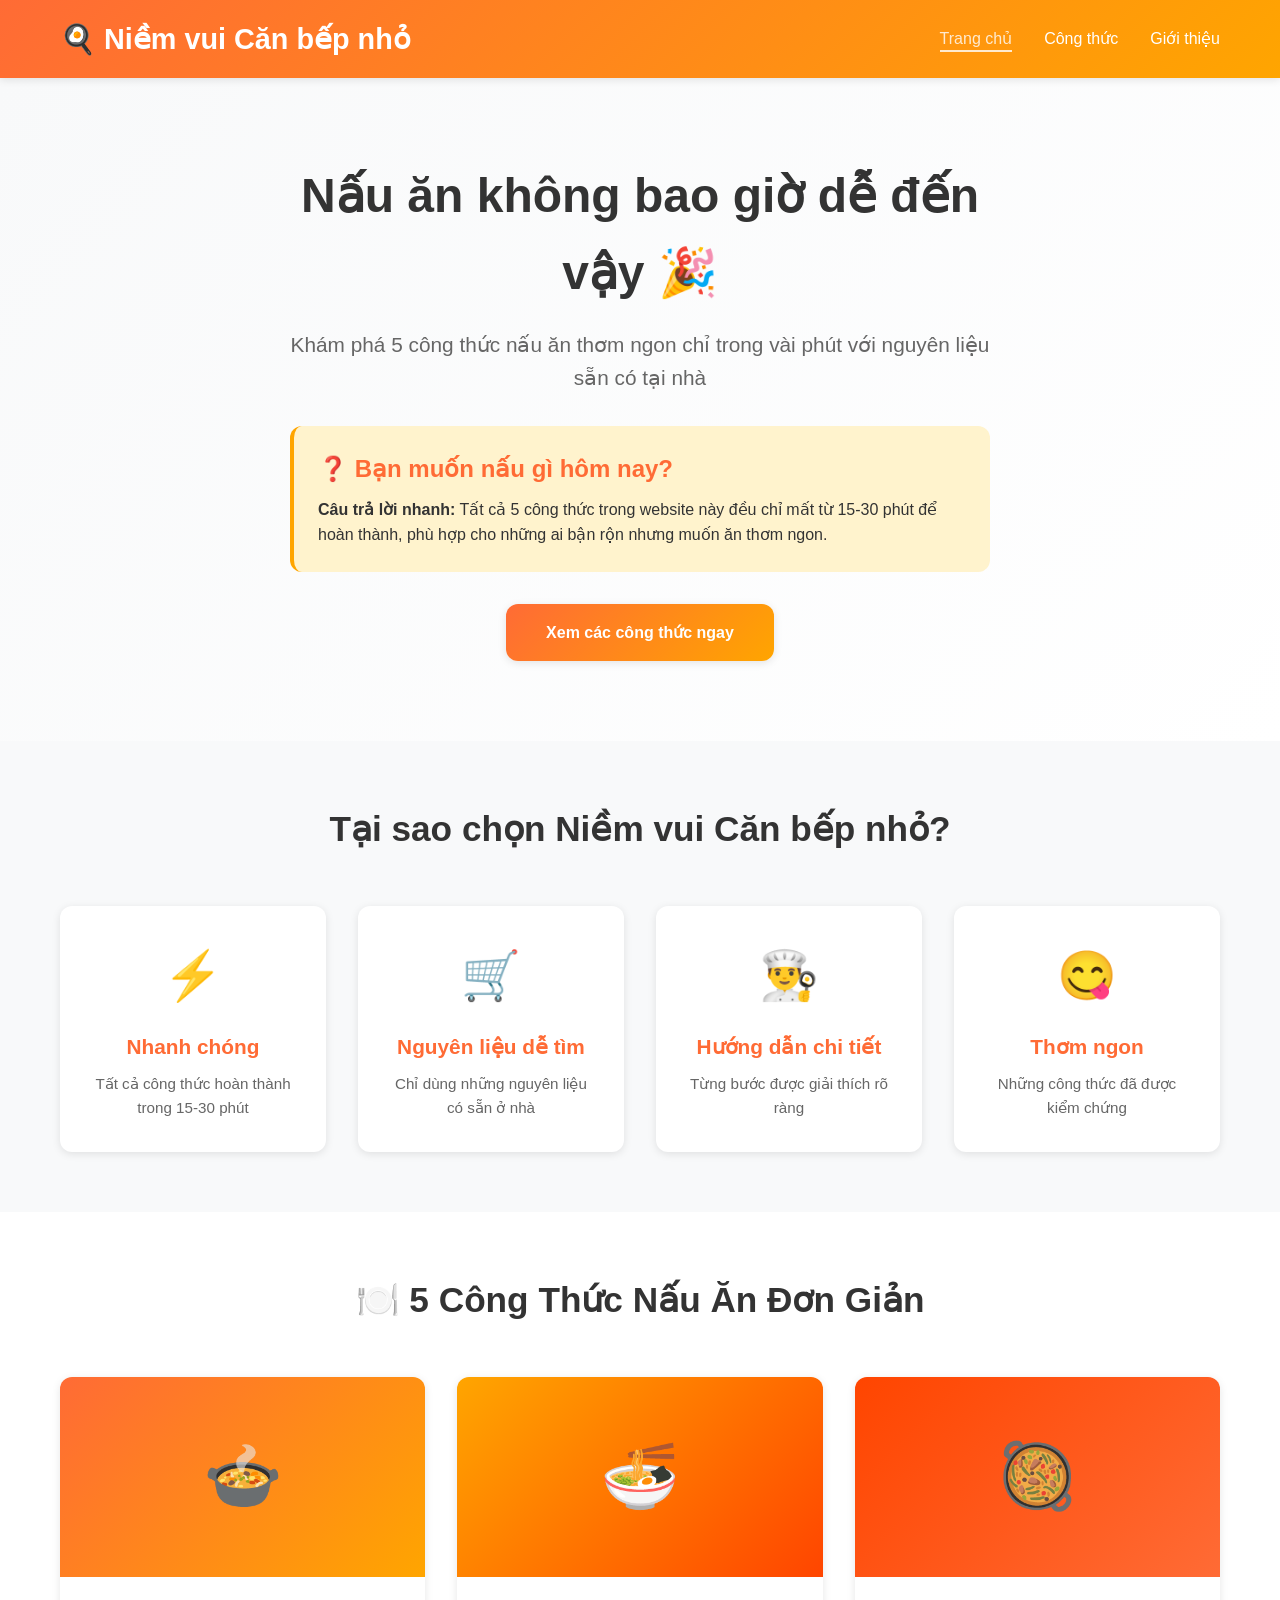
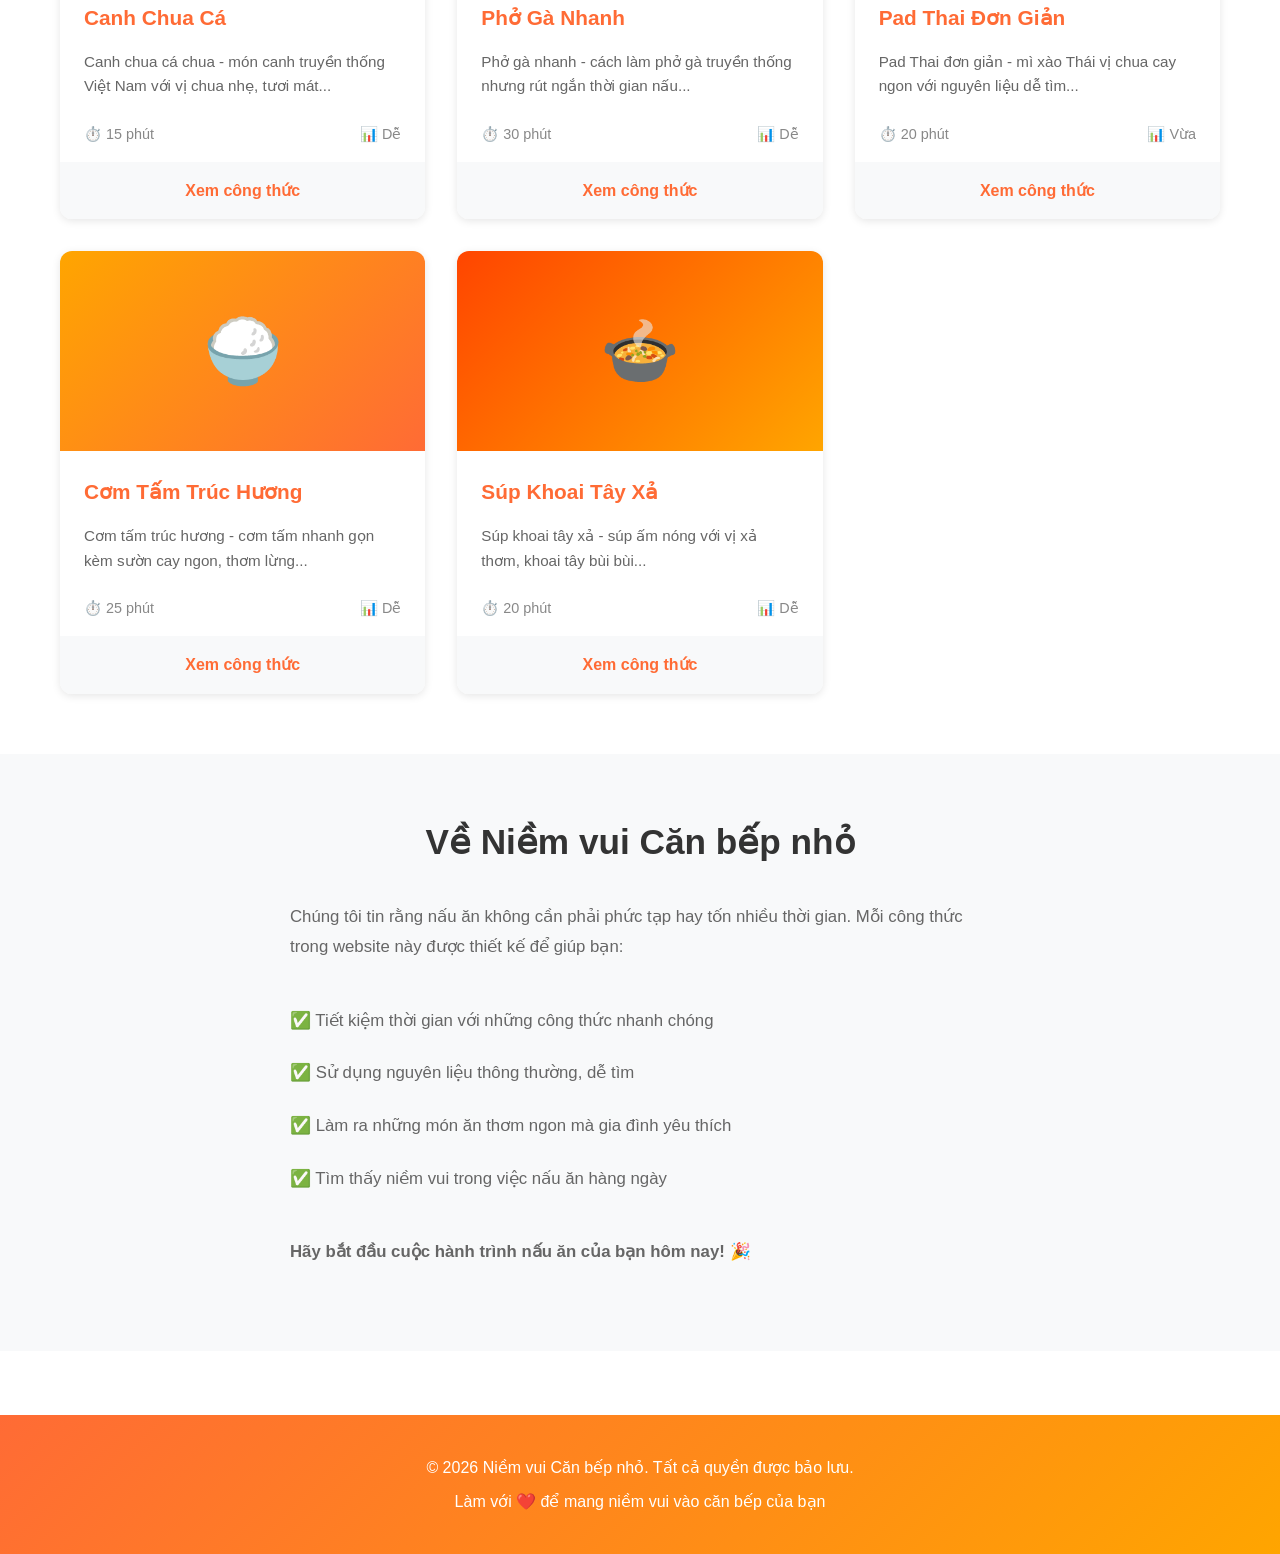
<file: index.html>
<!DOCTYPE html>
<html lang="vi">
<head>
    <meta charset="UTF-8">
    <meta name="viewport" content="width=device-width, initial-scale=1.0">
    <meta name="description" content="Niềm vui Căn bếp nhỏ - Hướng dẫn nấu các món ăn đơn giản, dễ làm với nguyên liệu sẵn có. Khám phá 5 công thức nấu ăn thơm ngon trong vài phút.">
    <meta name="keywords" content="nấu ăn, công thức, hướng dẫn nấu ăn, món ăn đơn giản, căn bếp">
    <meta property="og:title" content="Niềm vui Căn bếp nhỏ - Hướng dẫn Nấu Ăn Đơn Giản">
    <meta property="og:description" content="Khám phá 5 công thức nấu ăn dễ làm, thơm ngon chỉ trong vài phút">
    <meta property="og:image" content="https://via.placeholder.com/1200x630?text=Niem+vui+Can+bep+nho">
    <meta property="og:url" content="https://kdilu209-create.github.io/niem-vui-can-bep-nho/">
    <meta name="author" content="Niềm vui Căn bếp nhỏ">
    <title>Niềm vui Căn bếp nhỏ - Nấu Ăn Đơn Giản</title>
    <link rel="stylesheet" href="css/style.css">
</head>
<body>
    <!-- Schema Markup cho Organization -->
    <script type="application/ld+json">
    {
        "@context": "https://schema.org",
        "@type": "Organization",
        "name": "Niềm vui Căn bếp nhỏ",
        "url": "https://kdilu209-create.github.io/niem-vui-can-bep-nho/",
        "logo": "https://via.placeholder.com/200x60?text=Logo",
        "description": "Website hướng dẫn nấu ăn các món ăn đơn giản, dễ làm",
        "contactPoint": {
            "@type": "ContactPoint",
            "telephone": "+84-xxx-xxxx",
            "contactType": "Customer Service"
        }
    }
    </script>

    <!-- Header/Navigation -->
    <header class="header">
        <div class="container">
            <div class="header-content">
                <div class="logo">
                    <h1>🍳 Niềm vui Căn bếp nhỏ</h1>
                </div>
                <nav class="nav">
                    <ul>
                        <li><a href="#home" class="active">Trang chủ</a></li>
                        <li><a href="#recipes">Công thức</a></li>
                        <li><a href="#about">Giới thiệu</a></li>
                    </ul>
                </nav>
            </div>
        </div>
    </header>

    <!-- Hero Section with Answer-First -->
    <section class="hero" id="home">
        <div class="container">
            <div class="hero-content">
                <h1 class="hero-title">Nấu ăn không bao giờ dễ đến vậy 🎉</h1>
                <p class="hero-subtitle">Khám phá 5 công thức nấu ăn thơm ngon chỉ trong vài phút với nguyên liệu sẵn có tại nhà</p>
                <div class="answer-first">
                    <h2>❓ Bạn muốn nấu gì hôm nay?</h2>
                    <p><strong>Câu trả lời nhanh:</strong> Tất cả 5 công thức trong website này đều chỉ mất từ 15-30 phút để hoàn thành, phù hợp cho những ai bận rộn nhưng muốn ăn thơm ngon.</p>
                </div>
                <a href="#recipes" class="cta-button">Xem các công thức ngay</a>
            </div>
        </div>
    </section>

    <!-- Benefits Section -->
    <section class="benefits">
        <div class="container">
            <h2>Tại sao chọn Niềm vui Căn bếp nhỏ?</h2>
            <div class="benefits-grid">
                <div class="benefit-card">
                    <span class="benefit-icon">⚡</span>
                    <h3>Nhanh chóng</h3>
                    <p>Tất cả công thức hoàn thành trong 15-30 phút</p>
                </div>
                <div class="benefit-card">
                    <span class="benefit-icon">🛒</span>
                    <h3>Nguyên liệu dễ tìm</h3>
                    <p>Chỉ dùng những nguyên liệu có sẵn ở nhà</p>
                </div>
                <div class="benefit-card">
                    <span class="benefit-icon">👨‍🍳</span>
                    <h3>Hướng dẫn chi tiết</h3>
                    <p>Từng bước được giải thích rõ ràng</p>
                </div>
                <div class="benefit-card">
                    <span class="benefit-icon">😋</span>
                    <h3>Thơm ngon</h3>
                    <p>Những công thức đã được kiểm chứng</p>
                </div>
            </div>
        </div>
    </section>

    <!-- Recipes Section -->
    <section class="recipes" id="recipes">
        <div class="container">
            <h2>🍽️ 5 Công Thức Nấu Ăn Đơn Giản</h2>
            <div class="recipe-grid">
                <!-- Recipe 1 -->
                <div class="recipe-card">
                    <div class="recipe-image" style="background: linear-gradient(135deg, #FF6B35, #FFA500);">
                        🍲
                    </div>
                    <h3>Canh Chua Cá</h3>
                    <p class="recipe-excerpt">Canh chua cá chua - món canh truyền thống Việt Nam với vị chua nhẹ, tươi mát...</p>
                    <div class="recipe-meta">
                        <span class="time">⏱️ 15 phút</span>
                        <span class="level">📊 Dễ</span>
                    </div>
                    <a href="recipes/canh-chua-ca.html" class="recipe-link">Xem công thức</a>
                </div>

                <!-- Recipe 2 -->
                <div class="recipe-card">
                    <div class="recipe-image" style="background: linear-gradient(135deg, #FFA500, #FF4500);">
                        🍜
                    </div>
                    <h3>Phở Gà Nhanh</h3>
                    <p class="recipe-excerpt">Phở gà nhanh - cách làm phở gà truyền thống nhưng rút ngắn thời gian nấu...</p>
                    <div class="recipe-meta">
                        <span class="time">⏱️ 30 phút</span>
                        <span class="level">📊 Dễ</span>
                    </div>
                    <a href="recipes/pho-ga-nhanh.html" class="recipe-link">Xem công thức</a>
                </div>

                <!-- Recipe 3 -->
                <div class="recipe-card">
                    <div class="recipe-image" style="background: linear-gradient(135deg, #FF4500, #FF6B35);">
                        🥘
                    </div>
                    <h3>Pad Thai Đơn Giản</h3>
                    <p class="recipe-excerpt">Pad Thai đơn giản - mì xào Thái vị chua cay ngon với nguyên liệu dễ tìm...</p>
                    <div class="recipe-meta">
                        <span class="time">⏱️ 20 phút</span>
                        <span class="level">📊 Vừa</span>
                    </div>
                    <a href="recipes/pad-thai-don-gian.html" class="recipe-link">Xem công thức</a>
                </div>

                <!-- Recipe 4 -->
                <div class="recipe-card">
                    <div class="recipe-image" style="background: linear-gradient(135deg, #FFA500, #FF6B35);">
                        🍚
                    </div>
                    <h3>Cơm Tấm Trúc Hương</h3>
                    <p class="recipe-excerpt">Cơm tấm trúc hương - cơm tấm nhanh gọn kèm sườn cay ngon, thơm lừng...</p>
                    <div class="recipe-meta">
                        <span class="time">⏱️ 25 phút</span>
                        <span class="level">📊 Dễ</span>
                    </div>
                    <a href="recipes/com-tam-truc-huong.html" class="recipe-link">Xem công thức</a>
                </div>

                <!-- Recipe 5 -->
                <div class="recipe-card">
                    <div class="recipe-image" style="background: linear-gradient(135deg, #FF4500, #FFA500);">
                        🍲
                    </div>
                    <h3>Súp Khoai Tây Xả</h3>
                    <p class="recipe-excerpt">Súp khoai tây xả - súp ấm nóng với vị xả thơm, khoai tây bùi bùi...</p>
                    <div class="recipe-meta">
                        <span class="time">⏱️ 20 phút</span>
                        <span class="level">📊 Dễ</span>
                    </div>
                    <a href="recipes/sup-khoai-tay-xa.html" class="recipe-link">Xem công thức</a>
                </div>
            </div>
        </div>
    </section>

    <!-- About Section -->
    <section class="about" id="about">
        <div class="container">
            <h2>Về Niềm vui Căn bếp nhỏ</h2>
            <div class="about-content">
                <p>Chúng tôi tin rằng nấu ăn không cần phải phức tạp hay tốn nhiều thời gian. Mỗi công thức trong website này được thiết kế để giúp bạn:</p>
                <ul>
                    <li>✅ Tiết kiệm thời gian với những công thức nhanh chóng</li>
                    <li>✅ Sử dụng nguyên liệu thông thường, dễ tìm</li>
                    <li>✅ Làm ra những món ăn thơm ngon mà gia đình yêu thích</li>
                    <li>✅ Tìm thấy niềm vui trong việc nấu ăn hàng ngày</li>
                </ul>
                <p><strong>Hãy bắt đầu cuộc hành trình nấu ăn của bạn hôm nay! 🎉</strong></p>
            </div>
        </div>
    </section>

    <!-- Footer -->
    <footer class="footer">
        <div class="container">
            <p>&copy; 2026 Niềm vui Căn bếp nhỏ. Tất cả quyền được bảo lưu.</p>
            <p>Làm với ❤️ để mang niềm vui vào căn bếp của bạn</p>
        </div>
    </footer>

    <script src="js/script.js"></script>
</body>
</html>
</file>
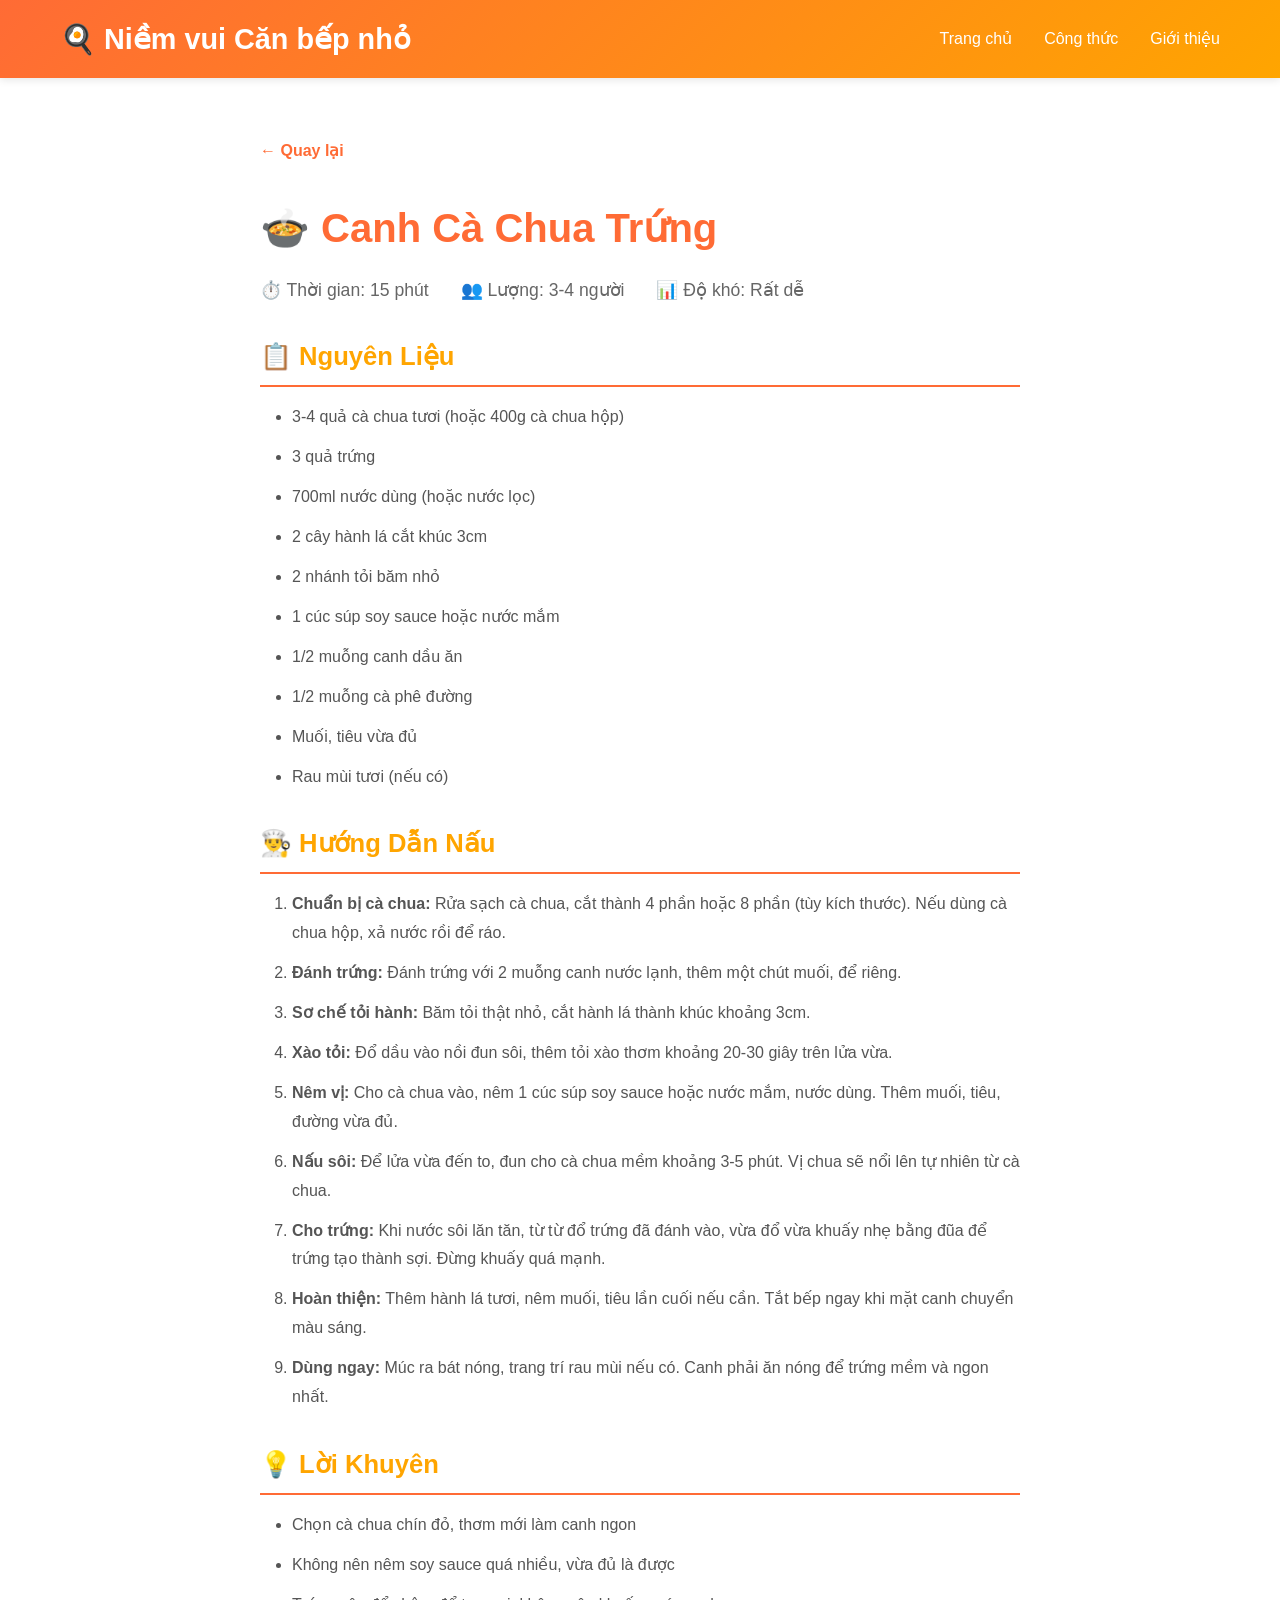
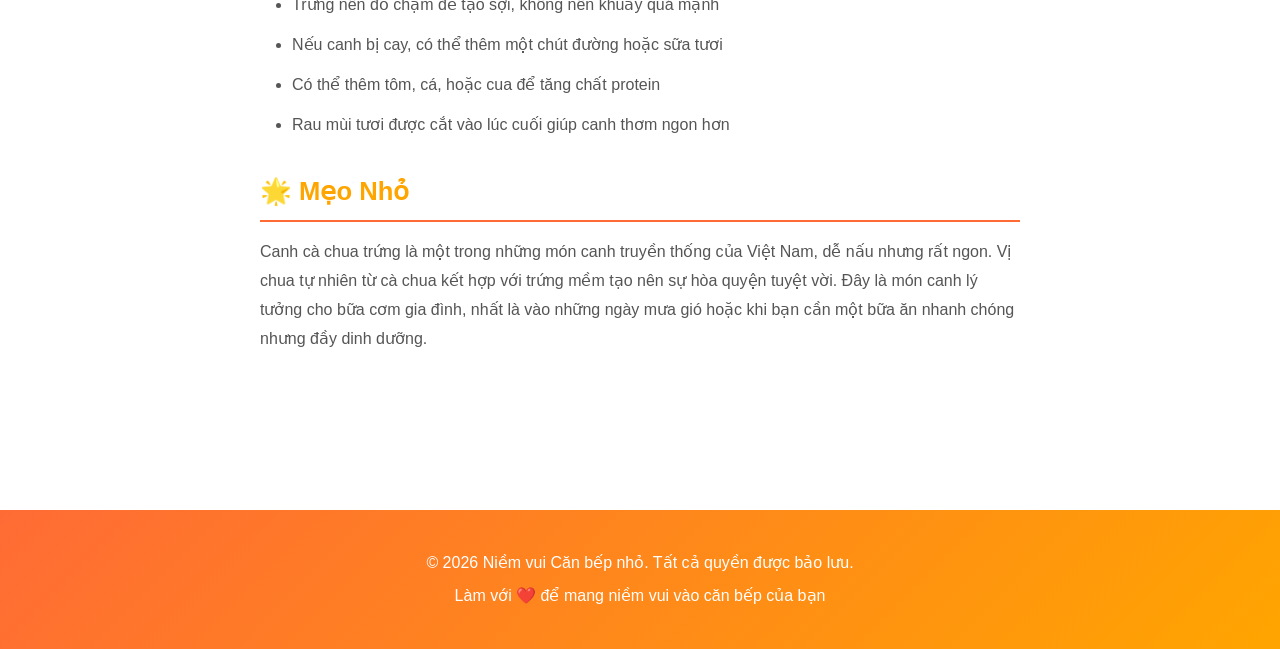
<file: recipes/canh-ca-chua-trung.html>
<!DOCTYPE html>
<html lang="vi">
<head>
    <meta charset="UTF-8">
    <meta name="viewport" content="width=device-width, initial-scale=1.0">
    <meta name="description" content="Công thức canh cà chua trứng ngon - cách làm canh chua trứng vừa nhanh vừa ngon">
    <meta name="keywords" content="canh cà chua trứng, công thức, hướng dẫn nấu ăn">
    <title>Canh Cà Chua Trứng - Niềm vui Căn bếp nhỏ</title>
    <link rel="stylesheet" href="../css/style.css">
</head>
<body>
    <!-- Header/Navigation -->
    <header class="header">
        <div class="container">
            <div class="header-content">
                <div class="logo">
                    <h1>🍳 Niềm vui Căn bếp nhỏ</h1>
                </div>
                <nav class="nav">
                    <ul>
                        <li><a href="../index.html#home">Trang chủ</a></li>
                        <li><a href="../index.html#recipes">Công thức</a></li>
                        <li><a href="../index.html#about">Giới thiệu</a></li>
                    </ul>
                </nav>
            </div>
        </div>
    </header>

    <!-- Recipe Detail -->
    <section class="recipe-detail">
        <div class="container">
            <a href="../index.html#recipes" class="back-button">← Quay lại</a>
            
            <h1>🍲 Canh Cà Chua Trứng</h1>
            
            <div class="recipe-detail-meta">
                <span>⏱️ Thời gian: 15 phút</span>
                <span>👥 Lượng: 3-4 người</span>
                <span>📊 Độ khó: Rất dễ</span>
            </div>

            <div class="recipe-section">
                <h2>📋 Nguyên Liệu</h2>
                <ul>
                    <li>3-4 quả cà chua tươi (hoặc 400g cà chua hộp)</li>
                    <li>3 quả trứng</li>
                    <li>700ml nước dùng (hoặc nước lọc)</li>
                    <li>2 cây hành lá cắt khúc 3cm</li>
                    <li>2 nhánh tỏi băm nhỏ</li>
                    <li>1 cúc súp soy sauce hoặc nước mắm</li>
                    <li>1/2 muỗng canh dầu ăn</li>
                    <li>1/2 muỗng cà phê đường</li>
                    <li>Muối, tiêu vừa đủ</li>
                    <li>Rau mùi tươi (nếu có)</li>
                </ul>
            </div>

            <div class="recipe-section">
                <h2>👨‍🍳 Hướng Dẫn Nấu</h2>
                <ol>
                    <li><strong>Chuẩn bị cà chua:</strong> Rửa sạch cà chua, cắt thành 4 phần hoặc 8 phần (tùy kích thước). Nếu dùng cà chua hộp, xả nước rồi để ráo.</li>
                    
                    <li><strong>Đánh trứng:</strong> Đánh trứng với 2 muỗng canh nước lạnh, thêm một chút muối, để riêng.</li>
                    
                    <li><strong>Sơ chế tỏi hành:</strong> Băm tỏi thật nhỏ, cắt hành lá thành khúc khoảng 3cm.</li>
                    
                    <li><strong>Xào tỏi:</strong> Đổ dầu vào nồi đun sôi, thêm tỏi xào thơm khoảng 20-30 giây trên lửa vừa.</li>
                    
                    <li><strong>Nêm vị:</strong> Cho cà chua vào, nêm 1 cúc súp soy sauce hoặc nước mắm, nước dùng. Thêm muối, tiêu, đường vừa đủ.</li>
                    
                    <li><strong>Nấu sôi:</strong> Để lửa vừa đến to, đun cho cà chua mềm khoảng 3-5 phút. Vị chua sẽ nổi lên tự nhiên từ cà chua.</li>
                    
                    <li><strong>Cho trứng:</strong> Khi nước sôi lăn tăn, từ từ đổ trứng đã đánh vào, vừa đổ vừa khuấy nhẹ bằng đũa để trứng tạo thành sợi. Đừng khuấy quá mạnh.</li>
                    
                    <li><strong>Hoàn thiện:</strong> Thêm hành lá tươi, nêm muối, tiêu lần cuối nếu cần. Tắt bếp ngay khi mặt canh chuyển màu sáng.</li>
                    
                    <li><strong>Dùng ngay:</strong> Múc ra bát nóng, trang trí rau mùi nếu có. Canh phải ăn nóng để trứng mềm và ngon nhất.</li>
                </ol>
            </div>

            <div class="recipe-section">
                <h2>💡 Lời Khuyên</h2>
                <ul>
                    <li>Chọn cà chua chín đỏ, thơm mới làm canh ngon</li>
                    <li>Không nên nêm soy sauce quá nhiều, vừa đủ là được</li>
                    <li>Trứng nên đổ chậm để tạo sợi, không nên khuấy quá mạnh</li>
                    <li>Nếu canh bị cay, có thể thêm một chút đường hoặc sữa tươi</li>
                    <li>Có thể thêm tôm, cá, hoặc cua để tăng chất protein</li>
                    <li>Rau mùi tươi được cắt vào lúc cuối giúp canh thơm ngon hơn</li>
                </ul>
            </div>

            <div class="recipe-section">
                <h2>🌟 Mẹo Nhỏ</h2>
                <p>Canh cà chua trứng là một trong những món canh truyền thống của Việt Nam, dễ nấu nhưng rất ngon. Vị chua tự nhiên từ cà chua kết hợp với trứng mềm tạo nên sự hòa quyện tuyệt vời. Đây là món canh lý tưởng cho bữa cơm gia đình, nhất là vào những ngày mưa gió hoặc khi bạn cần một bữa ăn nhanh chóng nhưng đầy dinh dưỡng.</p>
            </div>
        </div>
    </section>

    <!-- Footer -->
    <footer class="footer">
        <div class="container">
            <p>&copy; 2026 Niềm vui Căn bếp nhỏ. Tất cả quyền được bảo lưu.</p>
            <p>Làm với ❤️ để mang niềm vui vào căn bếp của bạn</p>
        </div>
    </footer>

    <script src="../js/script.js"></script>
</body>
</html>
</file>
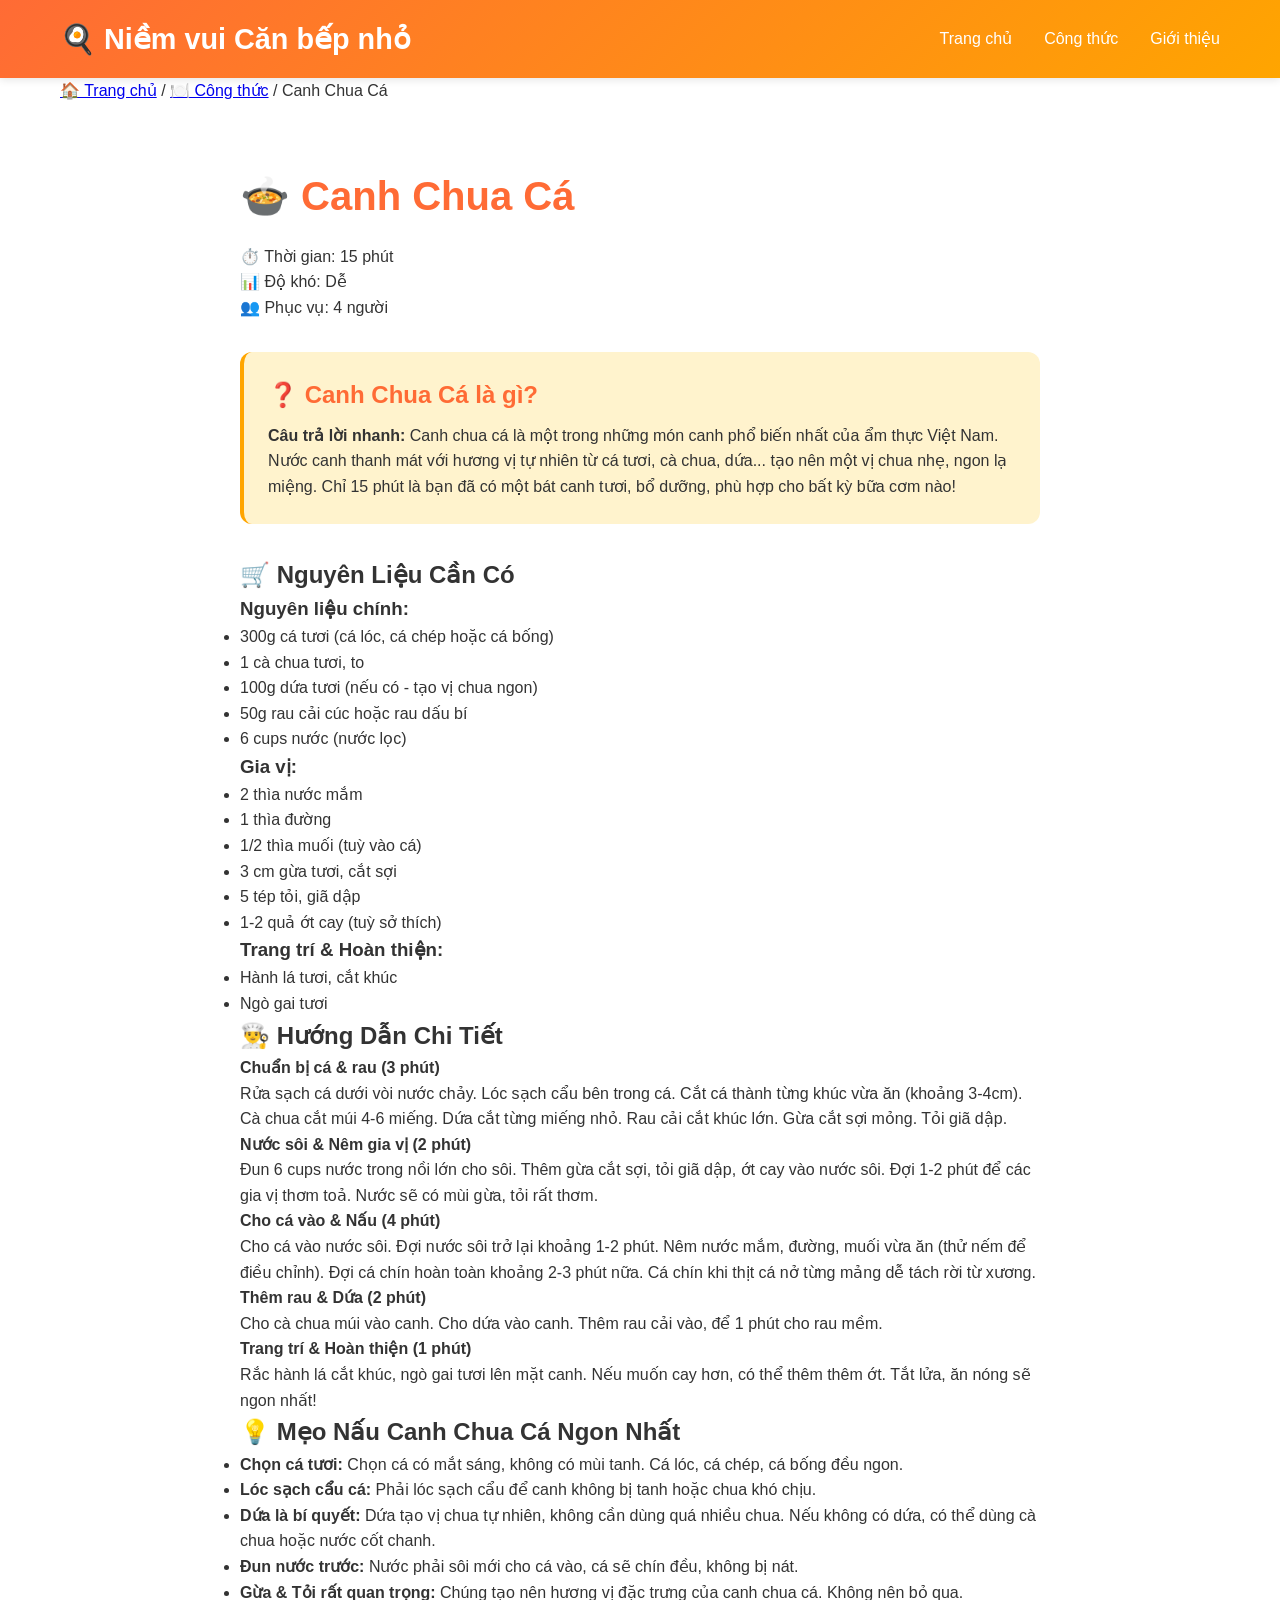
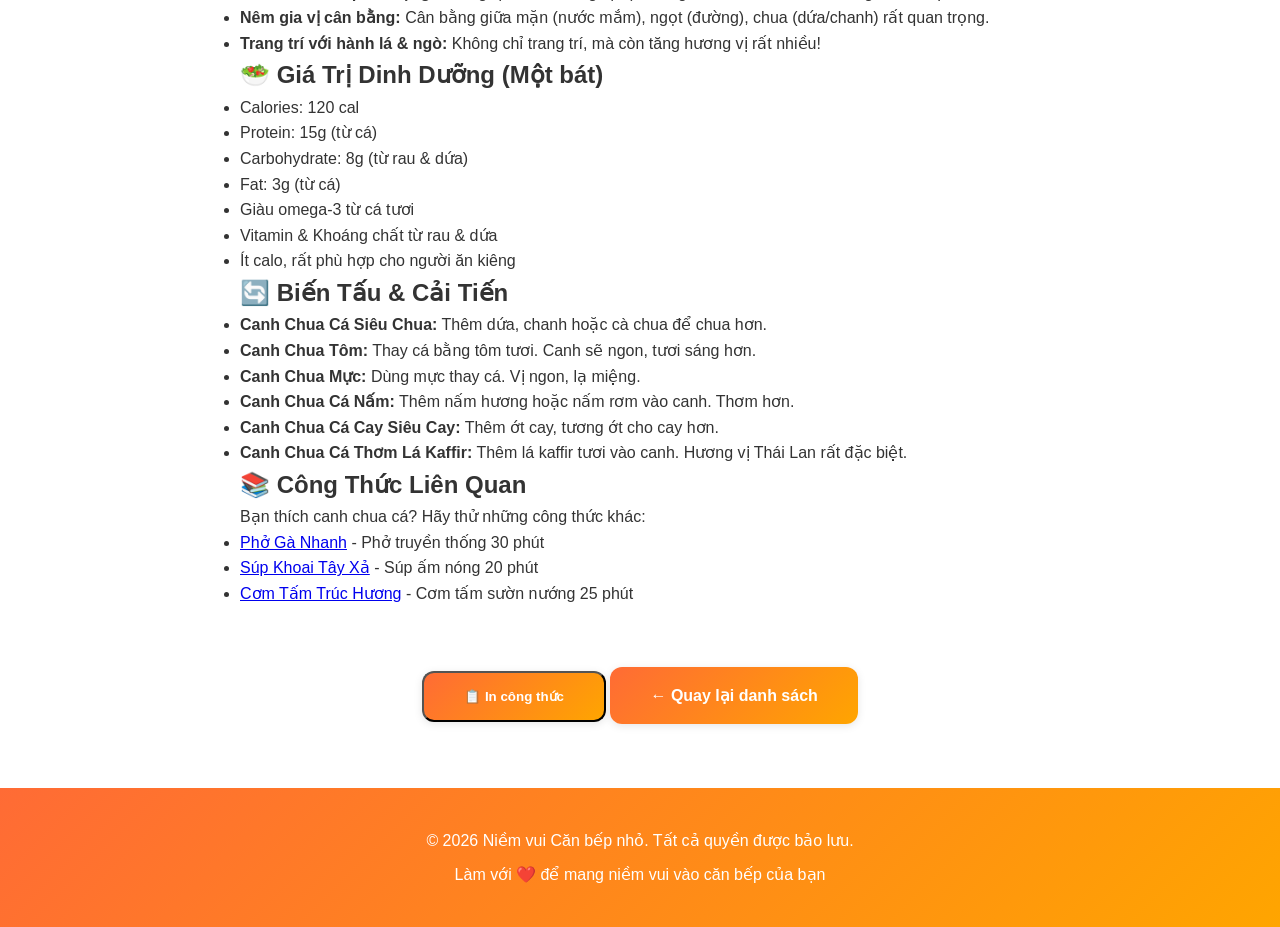
<file: recipes/canh-chua-ca.html>
<!DOCTYPE html>
<html lang="vi">
<head>
    <meta charset="UTF-8">
    <meta name="viewport" content="width=device-width, initial-scale=1.0">
    <meta name="description" content="Canh Chua Cá - Canh chua cá Việt Nam truyền thống, tươi mát, chua nhẹ. Chỉ 15 phút, nguyên liệu dễ tìm. Công thức nấu canh chua cá đơn giản.">
    <meta name="keywords" content="canh chua cá, canh chua, nấu canh chua cá, công thức canh chua cá, cách nấu canh chua cá">
    <meta property="og:title" content="Canh Chua Cá - Canh 15 Phút">
    <meta property="og:description" content="Canh chua cá tươi mát, chua nhẹ chỉ 15 phút. Công thức dễ làm với nguyên liệu sẵn có.">
    <meta property="og:image" content="https://via.placeholder.com/1200x630?text=Canh+Chua+Ca">
    <title>Canh Chua Cá - Niềm vui Căn bếp nhỏ</title>
    <link rel="stylesheet" href="../css/style.css">
</head>
<body>
    <!-- Schema Markup -->
    <script type="application/ld+json">
    {
        "@context": "https://schema.org",
        "@type": "Recipe",
        "name": "Canh Chua Cá",
        "description": "Canh chua cá Việt Nam truyền thống - canh tươi mát, chua nhẹ, ngon tự nhiên. Chỉ 15 phút hoàn thành với nguyên liệu dễ tìm.",
        "image": "https://via.placeholder.com/600x400?text=Canh+Chua+Ca",
        "prepTime": "PT5M",
        "cookTime": "PT10M",
        "totalTime": "PT15M",
        "recipeYield": "4 người",
        "recipeCategory": "Canh",
        "recipeCuisine": "Vietnamese",
        "author": {
            "@type": "Organization",
            "name": "Niềm vui Căn bếp nhỏ"
        },
        "aggregateRating": {
            "@type": "AggregateRating",
            "ratingValue": "5",
            "ratingCount": "95"
        },
        "nutrition": {
            "@type": "NutritionInformation",
            "calories": "120 calories",
            "carbohydrateContent": "8g",
            "proteinContent": "15g",
            "fatContent": "3g"
        },
        "recipeIngredient": [
            "300g cá (cá lóc hoặc cá chép)",
            "1 cà chua, cắt múi",
            "100g dứa (nếu có)",
            "50g rau cải cúc hoặc rau dấu bí",
            "2 thìa nước mắm",
            "1 thìa đường",
            "1/2 thìa muối",
            "3 cm gừa, cắt sợi",
            "5 tép tỏi, giã dập",
            "1-2 quả ớt cay",
            "6 cups nước",
            "Hành lá, ngò gai"
        ],
        "recipeInstructions": [
            {
                "@type": "HowToStep",
                "name": "Chuẩn bị nguyên liệu",
                "text": "Rửa sạch cá, lóc sạch cẩu. Cà chua cắt múi. Rau cải cắt khúc. Gừa cắt sợi, tỏi giã dập."
            },
            {
                "@type": "HowToStep",
                "name": "Nấu nước canh",
                "text": "Đun 6 cups nước, thêm gừa, tỏi, ớt cay. Đợi nước sôi lên."
            },
            {
                "@type": "HowToStep",
                "name": "Cho cá vào",
                "text": "Cho cá vào nước sôi, đợi cá chín khoảng 3-4 phút."
            },
            {
                "@type": "HowToStep",
                "name": "Thêm gia vị",
                "text": "Nêm nước mắm, đường, muối vừa ăn. Cho cà chua, dứa vào."
            },
            {
                "@type": "HowToStep",
                "name": "Hoàn thiện",
                "text": "Thêm rau cải, hành lá, ngò gai. Tắt lửa. Ăn nóng vừa ngon nhất!"
            }
        ]
    }
    </script>

    <!-- Breadcrumb Schema -->
    <script type="application/ld+json">
    {
        "@context": "https://schema.org",
        "@type": "BreadcrumbList",
        "itemListElement": [
            {
                "@type": "ListItem",
                "position": 1,
                "name": "Trang chủ",
                "item": "https://kdilu209-create.github.io/niem-vui-can-bep-nho/"
            },
            {
                "@type": "ListItem",
                "position": 2,
                "name": "Công thức",
                "item": "https://kdilu209-create.github.io/niem-vui-can-bep-nho/#recipes"
            },
            {
                "@type": "ListItem",
                "position": 3,
                "name": "Canh Chua Cá",
                "item": "https://kdilu209-create.github.io/niem-vui-can-bep-nho/recipes/canh-chua-ca.html"
            }
        ]
    }
    </script>

    <!-- Header -->
    <header class="header">
        <div class="container">
            <div class="header-content">
                <div class="logo">
                    <h1>🍳 Niềm vui Căn bếp nhỏ</h1>
                </div>
                <nav class="nav">
                    <ul>
                        <li><a href="../index.html">Trang chủ</a></li>
                        <li><a href="../index.html#recipes">Công thức</a></li>
                        <li><a href="../index.html#about">Giới thiệu</a></li>
                    </ul>
                </nav>
            </div>
        </div>
    </header>

    <!-- Breadcrumb Navigation -->
    <div class="container">
        <div class="breadcrumb">
            <a href="../index.html">🏠 Trang chủ</a>
            <span>/</span>
            <a href="../index.html#recipes">🍽️ Công thức</a>
            <span>/</span>
            <span>Canh Chua Cá</span>
        </div>
    </div>

    <!-- Main Content -->
    <div class="container">
        <article class="recipe-detail">
            <!-- Recipe Header -->
            <div class="recipe-header">
                <h1>🍲 Canh Chua Cá</h1>
                <div class="recipe-meta-detailed">
                    <div class="meta-item">⏱️ Thời gian: 15 phút</div>
                    <div class="meta-item">📊 Độ khó: Dễ</div>
                    <div class="meta-item">👥 Phục vụ: 4 người</div>
                </div>
            </div>

            <!-- Answer-First Section -->
            <section class="answer-first">
                <h2>❓ Canh Chua Cá là gì?</h2>
                <p><strong>Câu trả lời nhanh:</strong> Canh chua cá là một trong những món canh phổ biến nhất của ẩm thực Việt Nam. Nước canh thanh mát với hương vị tự nhiên từ cá tươi, cà chua, dứa... tạo nên một vị chua nhẹ, ngon lạ miệng. Chỉ 15 phút là bạn đã có một bát canh tươi, bổ dưỡng, phù hợp cho bất kỳ bữa cơm nào!</p>
            </section>

            <!-- Ingredients Section -->
            <section class="ingredient-section">
                <h2 class="section-title">🛒 Nguyên Liệu Cần Có</h2>
                <div class="ingredient-list">
                    <h3>Nguyên liệu chính:</h3>
                    <ul>
                        <li>300g cá tươi (cá lóc, cá chép hoặc cá bống)</li>
                        <li>1 cà chua tươi, to</li>
                        <li>100g dứa tươi (nếu có - tạo vị chua ngon)</li>
                        <li>50g rau cải cúc hoặc rau dấu bí</li>
                        <li>6 cups nước (nước lọc)</li>
                    </ul>
                    <h3 style="margin-top: var(--spacing-large);">Gia vị:</h3>
                    <ul>
                        <li>2 thìa nước mắm</li>
                        <li>1 thìa đường</li>
                        <li>1/2 thìa muối (tuỳ vào cá)</li>
                        <li>3 cm gừa tươi, cắt sợi</li>
                        <li>5 tép tỏi, giã dập</li>
                        <li>1-2 quả ớt cay (tuỳ sở thích)</li>
                    </ul>
                    <h3 style="margin-top: var(--spacing-large);">Trang trí & Hoàn thiện:</h3>
                    <ul>
                        <li>Hành lá tươi, cắt khúc</li>
                        <li>Ngò gai tươi</li>
                    </ul>
                </div>
            </section>

            <!-- Instructions Section -->
            <section class="instruction-section">
                <h2 class="section-title">👨‍🍳 Hướng Dẫn Chi Tiết</h2>
                
                <div class="instruction-list">
                    <div class="instruction-step">
                        <p><strong>Chuẩn bị cá & rau (3 phút)</strong></p>
                        <p>Rửa sạch cá dưới vòi nước chảy. Lóc sạch cẩu bên trong cá. Cắt cá thành từng khúc vừa ăn (khoảng 3-4cm). Cà chua cắt múi 4-6 miếng. Dứa cắt từng miếng nhỏ. Rau cải cắt khúc lớn. Gừa cắt sợi mỏng. Tỏi giã dập.</p>
                    </div>

                    <div class="instruction-step">
                        <p><strong>Nước sôi & Nêm gia vị (2 phút)</strong></p>
                        <p>Đun 6 cups nước trong nồi lớn cho sôi. Thêm gừa cắt sợi, tỏi giã dập, ớt cay vào nước sôi. Đợi 1-2 phút để các gia vị thơm toả. Nước sẽ có mùi gừa, tỏi rất thơm.</p>
                    </div>

                    <div class="instruction-step">
                        <p><strong>Cho cá vào & Nấu (4 phút)</strong></p>
                        <p>Cho cá vào nước sôi. Đợi nước sôi trở lại khoảng 1-2 phút. Nêm nước mắm, đường, muối vừa ăn (thử nếm để điều chỉnh). Đợi cá chín hoàn toàn khoảng 2-3 phút nữa. Cá chín khi thịt cá nở từng mảng dễ tách rời từ xương.</p>
                    </div>

                    <div class="instruction-step">
                        <p><strong>Thêm rau & Dứa (2 phút)</strong></p>
                        <p>Cho cà chua múi vào canh. Cho dứa vào canh. Thêm rau cải vào, để 1 phút cho rau mềm.</p>
                    </div>

                    <div class="instruction-step">
                        <p><strong>Trang trí & Hoàn thiện (1 phút)</strong></p>
                        <p>Rắc hành lá cắt khúc, ngò gai tươi lên mặt canh. Nếu muốn cay hơn, có thể thêm thêm ớt. Tắt lửa, ăn nóng sẽ ngon nhất!</p>
                    </div>
                </div>
            </section>

            <!-- Tips Section -->
            <section class="tips-section">
                <h2 class="section-title">💡 Mẹo Nấu Canh Chua Cá Ngon Nhất</h2>
                <div class="ingredient-list">
                    <ul>
                        <li><strong>Chọn cá tươi:</strong> Chọn cá có mắt sáng, không có mùi tanh. Cá lóc, cá chép, cá bống đều ngon.</li>
                        <li><strong>Lóc sạch cẩu cá:</strong> Phải lóc sạch cẩu để canh không bị tanh hoặc chua khó chịu.</li>
                        <li><strong>Dứa là bí quyết:</strong> Dứa tạo vị chua tự nhiên, không cần dùng quá nhiều chua. Nếu không có dứa, có thể dùng cà chua hoặc nước cốt chanh.</li>
                        <li><strong>Đun nước trước:</strong> Nước phải sôi mới cho cá vào, cá sẽ chín đều, không bị nát.</li>
                        <li><strong>Gừa & Tỏi rất quan trọng:</strong> Chúng tạo nên hương vị đặc trưng của canh chua cá. Không nên bỏ qua.</li>
                        <li><strong>Nêm gia vị cân bằng:</strong> Cân bằng giữa mặn (nước mắm), ngọt (đường), chua (dứa/chanh) rất quan trọng.</li>
                        <li><strong>Trang trí với hành lá & ngò:</strong> Không chỉ trang trí, mà còn tăng hương vị rất nhiều!</li>
                    </ul>
                </div>
            </section>

            <!-- Nutrition Section -->
            <section class="nutrition-section">
                <h2 class="section-title">🥗 Giá Trị Dinh Dưỡng (Một bát)</h2>
                <div class="ingredient-list">
                    <ul>
                        <li>Calories: 120 cal</li>
                        <li>Protein: 15g (từ cá)</li>
                        <li>Carbohydrate: 8g (từ rau & dứa)</li>
                        <li>Fat: 3g (từ cá)</li>
                        <li>Giàu omega-3 từ cá tươi</li>
                        <li>Vitamin & Khoáng chất từ rau & dứa</li>
                        <li>Ít calo, rất phù hợp cho người ăn kiêng</li>
                    </ul>
                </div>
            </section>

            <!-- Variations Section -->
            <section class="variations-section">
                <h2 class="section-title">🔄 Biến Tấu & Cải Tiến</h2>
                <div class="ingredient-list">
                    <ul>
                        <li><strong>Canh Chua Cá Siêu Chua:</strong> Thêm dứa, chanh hoặc cà chua để chua hơn.</li>
                        <li><strong>Canh Chua Tôm:</strong> Thay cá bằng tôm tươi. Canh sẽ ngon, tươi sáng hơn.</li>
                        <li><strong>Canh Chua Mực:</strong> Dùng mực thay cá. Vị ngon, lạ miệng.</li>
                        <li><strong>Canh Chua Cá Nấm:</strong> Thêm nấm hương hoặc nấm rơm vào canh. Thơm hơn.</li>
                        <li><strong>Canh Chua Cá Cay Siêu Cay:</strong> Thêm ớt cay, tương ớt cho cay hơn.</li>
                        <li><strong>Canh Chua Cá Thơm Lá Kaffir:</strong> Thêm lá kaffir tươi vào canh. Hương vị Thái Lan rất đặc biệt.</li>
                    </ul>
                </div>
            </section>

            <!-- Related Recipes -->
            <section class="related-section">
                <h2 class="section-title">📚 Công Thức Liên Quan</h2>
                <p>Bạn thích canh chua cá? Hãy thử những công thức khác:</p>
                <ul>
                    <li><a href="pho-ga-nhanh.html">Phở Gà Nhanh</a> - Phở truyền thống 30 phút</li>
                    <li><a href="sup-khoai-tay-xa.html">Súp Khoai Tây Xả</a> - Súp ấm nóng 20 phút</li>
                    <li><a href="com-tam-truc-huong.html">Cơm Tấm Trúc Hương</a> - Cơm tấm sườn nướng 25 phút</li>
                </ul>
            </section>
        </article>
    </div>

    <!-- Action Buttons -->
    <div class="container" style="text-align: center; margin-bottom: var(--spacing-xl);">
        <button onclick="printRecipe()" class="cta-button" style="margin-right: var(--spacing-medium);">
            📋 In công thức
        </button>
        <a href="../index.html#recipes" class="cta-button">
            ← Quay lại danh sách
        </a>
    </div>

    <!-- Footer -->
    <footer class="footer">
        <div class="container">
            <p>&copy; 2026 Niềm vui Căn bếp nhỏ. Tất cả quyền được bảo lưu.</p>
            <p>Làm với ❤️ để mang niềm vui vào căn bếp của bạn</p>
        </div>
    </footer>

    <script src="../js/script.js"></script>
</body>
</html>
</file>
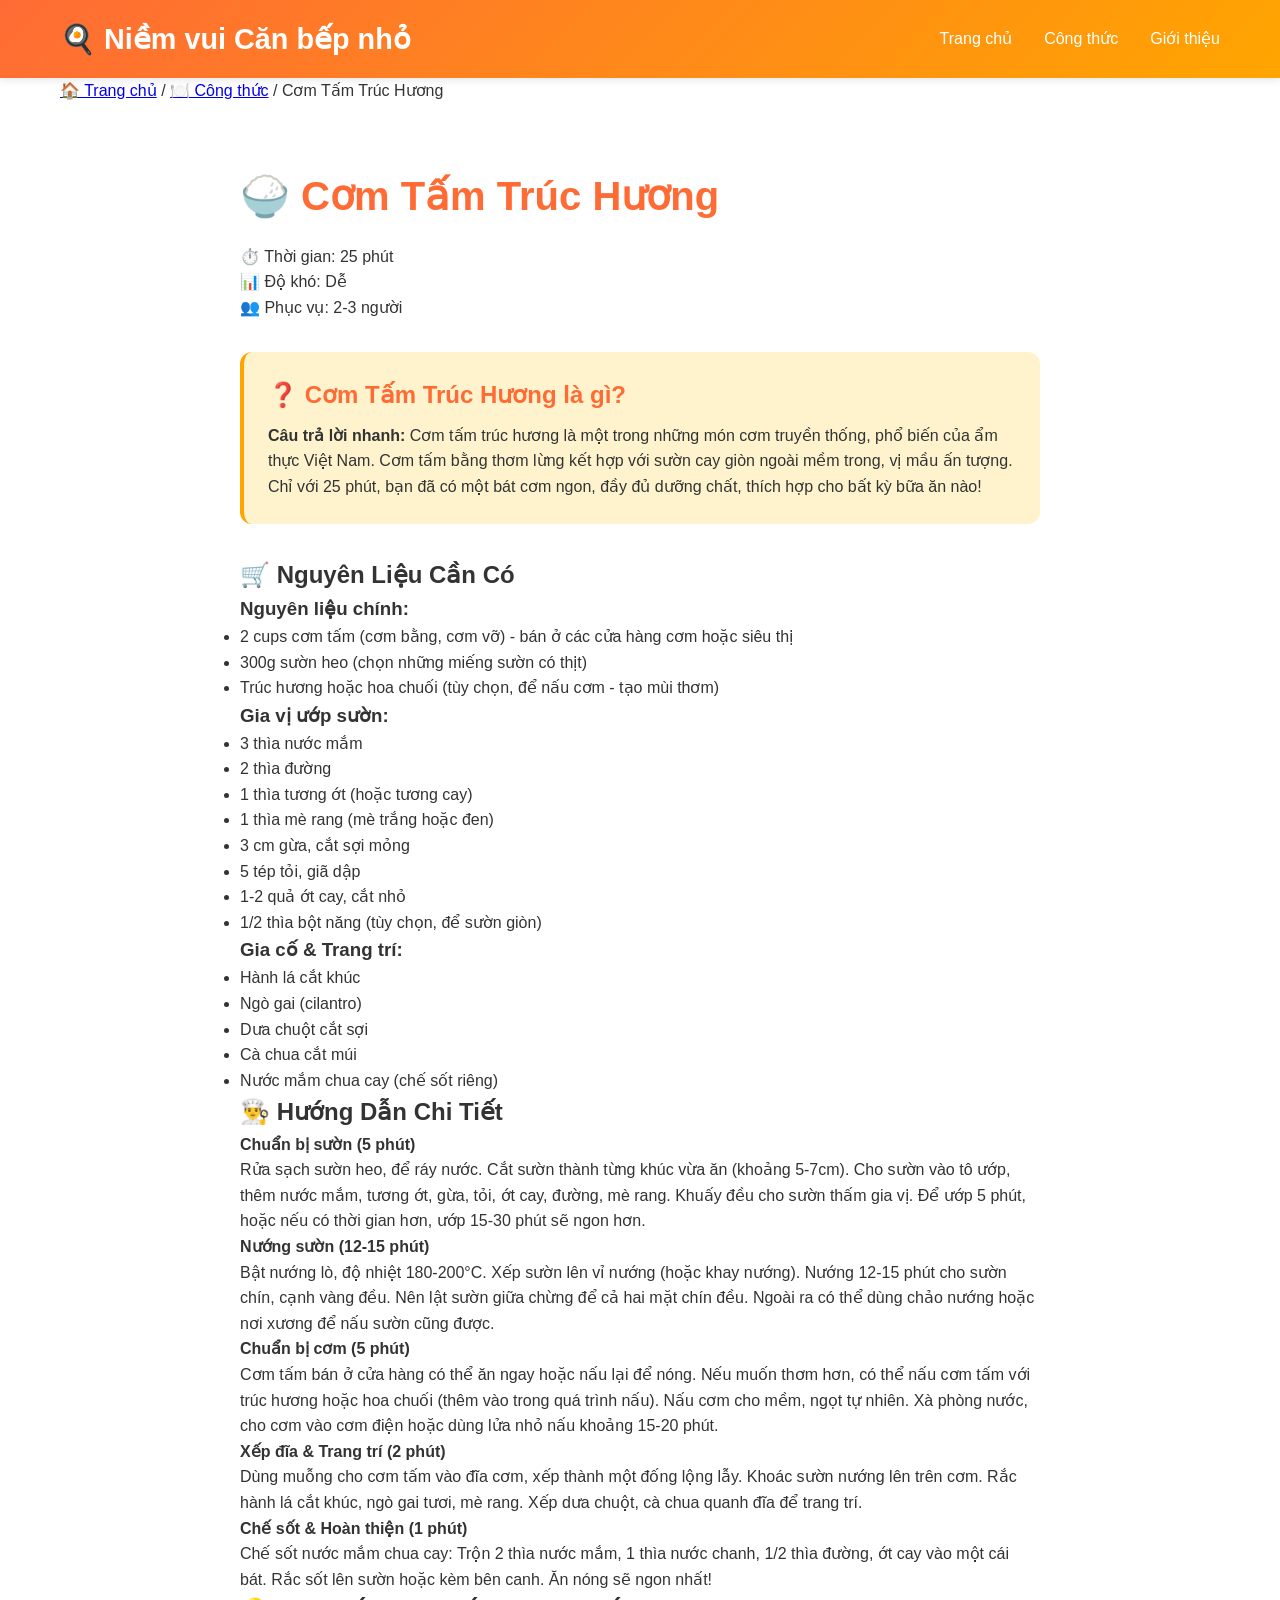
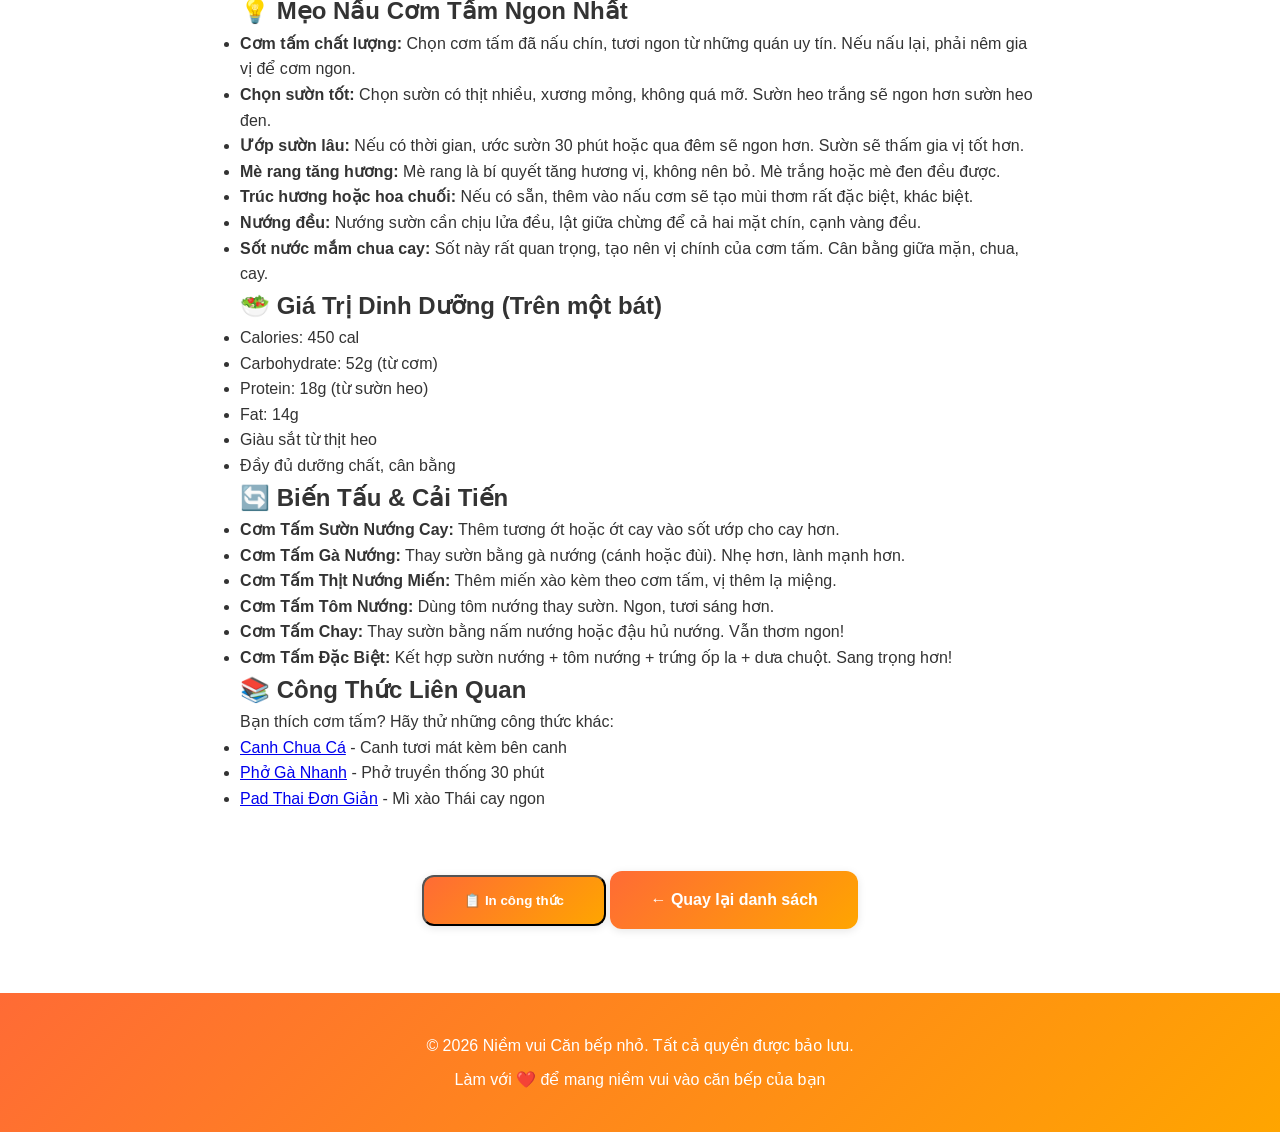
<file: recipes/com-tam-truc-huong.html>
<!DOCTYPE html>
<html lang="vi">
<head>
    <meta charset="UTF-8">
    <meta name="viewport" content="width=device-width, initial-scale=1.0">
    <meta name="description" content="Cơm Tấm Trúc Hương - Cơm tấm nhanh gọn kèm sườn cay ngon chỉ 25 phút. Công thức cơm tấm trúc hương thơm lừng, dễ làm.">
    <meta name="keywords" content="cơm tấm, cơm tấm trúc hương, sườn cay, công thức cơm tấm, nấu cơm tấm">
    <meta property="og:title" content="Cơm Tấm Trúc Hương - Cơm Tấm 25 Phút">
    <meta property="og:description" content="Cơm tấm trúc hương thơm lừng kèm sườn cay, giòn ngoài mềm trong. Chỉ mất 25 phút!">
    <meta property="og:image" content="https://via.placeholder.com/1200x630?text=Com+Tam+Truc+Huong">
    <title>Cơm Tấm Trúc Hương - Niềm vui Căn bếp nhỏ</title>
    <link rel="stylesheet" href="../css/style.css">
</head>
<body>
    <!-- Schema Markup -->
    <script type="application/ld+json">
    {
        "@context": "https://schema.org",
        "@type": "Recipe",
        "name": "Cơm Tấm Trúc Hương",
        "description": "Cơm tấm trúc hương thơm lừng kèm sườn cay - món cơm truyền thống Việt Nam, dễ làm chỉ trong 25 phút",
        "image": "https://via.placeholder.com/600x400?text=Com+Tam+Truc+Huong",
        "prepTime": "PT8M",
        "cookTime": "PT17M",
        "totalTime": "PT25M",
        "recipeYield": "2-3 người",
        "recipeCategory": "Cơm",
        "recipeCuisine": "Vietnamese",
        "author": {
            "@type": "Organization",
            "name": "Niềm vui Căn bếp nhỏ"
        },
        "aggregateRating": {
            "@type": "AggregateRating",
            "ratingValue": "5",
            "ratingCount": "110"
        },
        "nutrition": {
            "@type": "NutritionInformation",
            "calories": "450 calories",
            "carbohydrateContent": "52g",
            "proteinContent": "18g",
            "fatContent": "14g"
        },
        "recipeIngredient": [
            "2 cups cơm tấm (cơm bằng)",
            "300g sườn heo",
            "3 thìa nước mắm",
            "2 thìa đường",
            "1 thìa tương ớt",
            "1 thìa mè rang",
            "3 cm gừa, cắt sợi",
            "5 tép tỏi, giã dập",
            "Ớt cay (1-2 quả)",
            "Nước ép chanh",
            "Hành lá, ngò gai"
        ],
        "recipeInstructions": [
            {
                "@type": "HowToStep",
                "name": "Ướp sườn",
                "text": "Sườn cắt khúc. Ướp với nước mắm, tương ớt, gừa, tỏi, ớt cay trong 5 phút.",
                "image": "https://via.placeholder.com/400x300?text=Uop+Suon"
            },
            {
                "@type": "HowToStep",
                "name": "Nướng sườn",
                "text": "Nướng sườn trên vỉ nướng hoặc chảo 12-15 phút cho sườn chín, cạnh vàng đều.",
                "image": "https://via.placeholder.com/400x300?text=Nuong+Suon"
            },
            {
                "@type": "HowToStep",
                "name": "Chuẩn bị cơm",
                "text": "Cơm tấm rửa sạch hoặc nấu lại. Nếu có trúc hương, nấu cơm với trúc hương để thơm.",
                "image": "https://via.placeholder.com/400x300?text=Chuan+Bi+Com"
            },
            {
                "@type": "HowToStep",
                "name": "Xếp đĩa",
                "text": "Xếp cơm tấm vào đĩa. Khoác sườn nướng lên trên. Rắc hành lá, ngò gai.",
                "image": "https://via.placeholder.com/400x300?text=Xep+Dia"
            },
            {
                "@type": "HowToStep",
                "name": "Hoàn thiện",
                "text": "Chế sốt nước mắm chua cay. Dùng kèm thêm dưa chuột, cà chua. Ăn nóng, vừa ngon nhất!",
                "image": "https://via.placeholder.com/400x300?text=Hoan+Thien"
            }
        ]
    }
    </script>

    <!-- Breadcrumb Schema -->
    <script type="application/ld+json">
    {
        "@context": "https://schema.org",
        "@type": "BreadcrumbList",
        "itemListElement": [
            {
                "@type": "ListItem",
                "position": 1,
                "name": "Trang chủ",
                "item": "https://kdilu209-create.github.io/niem-vui-can-bep-nho/"
            },
            {
                "@type": "ListItem",
                "position": 2,
                "name": "Công thức",
                "item": "https://kdilu209-create.github.io/niem-vui-can-bep-nho/#recipes"
            },
            {
                "@type": "ListItem",
                "position": 3,
                "name": "Cơm Tấm Trúc Hương",
                "item": "https://kdilu209-create.github.io/niem-vui-can-bep-nho/recipes/com-tam-truc-huong.html"
            }
        ]
    }
    </script>

    <!-- Header -->
    <header class="header">
        <div class="container">
            <div class="header-content">
                <div class="logo">
                    <h1>🍳 Niềm vui Căn bếp nhỏ</h1>
                </div>
                <nav class="nav">
                    <ul>
                        <li><a href="../index.html">Trang chủ</a></li>
                        <li><a href="../index.html#recipes">Công thức</a></li>
                        <li><a href="../index.html#about">Giới thiệu</a></li>
                    </ul>
                </nav>
            </div>
        </div>
    </header>

    <!-- Breadcrumb Navigation -->
    <div class="container">
        <div class="breadcrumb">
            <a href="../index.html">🏠 Trang chủ</a>
            <span>/</span>
            <a href="../index.html#recipes">🍽️ Công thức</a>
            <span>/</span>
            <span>Cơm Tấm Trúc Hương</span>
        </div>
    </div>

    <!-- Main Content -->
    <div class="container">
        <article class="recipe-detail">
            <!-- Recipe Header -->
            <div class="recipe-header">
                <h1>🍚 Cơm Tấm Trúc Hương</h1>
                <div class="recipe-meta-detailed">
                    <div class="meta-item">⏱️ Thời gian: 25 phút</div>
                    <div class="meta-item">📊 Độ khó: Dễ</div>
                    <div class="meta-item">👥 Phục vụ: 2-3 người</div>
                </div>
            </div>

            <!-- Answer-First Section -->
            <section class="answer-first">
                <h2>❓ Cơm Tấm Trúc Hương là gì?</h2>
                <p><strong>Câu trả lời nhanh:</strong> Cơm tấm trúc hương là một trong những món cơm truyền thống, phổ biến của ẩm thực Việt Nam. Cơm tấm bằng thơm lừng kết hợp với sườn cay giòn ngoài mềm trong, vị mầu ấn tượng. Chỉ với 25 phút, bạn đã có một bát cơm ngon, đầy đủ dưỡng chất, thích hợp cho bất kỳ bữa ăn nào!</p>
            </section>

            <!-- Ingredients Section -->
            <section class="ingredient-section">
                <h2 class="section-title">🛒 Nguyên Liệu Cần Có</h2>
                <div class="ingredient-list">
                    <h3>Nguyên liệu chính:</h3>
                    <ul>
                        <li>2 cups cơm tấm (cơm bằng, cơm vỡ) - bán ở các cửa hàng cơm hoặc siêu thị</li>
                        <li>300g sườn heo (chọn những miếng sườn có thịt)</li>
                        <li>Trúc hương hoặc hoa chuối (tùy chọn, để nấu cơm - tạo mùi thơm)</li>
                    </ul>
                    <h3 style="margin-top: var(--spacing-large);">Gia vị ướp sườn:</h3>
                    <ul>
                        <li>3 thìa nước mắm</li>
                        <li>2 thìa đường</li>
                        <li>1 thìa tương ớt (hoặc tương cay)</li>
                        <li>1 thìa mè rang (mè trắng hoặc đen)</li>
                        <li>3 cm gừa, cắt sợi mỏng</li>
                        <li>5 tép tỏi, giã dập</li>
                        <li>1-2 quả ớt cay, cắt nhỏ</li>
                        <li>1/2 thìa bột năng (tùy chọn, để sườn giòn)</li>
                    </ul>
                    <h3 style="margin-top: var(--spacing-large);">Gia cố & Trang trí:</h3>
                    <ul>
                        <li>Hành lá cắt khúc</li>
                        <li>Ngò gai (cilantro)</li>
                        <li>Dưa chuột cắt sợi</li>
                        <li>Cà chua cắt múi</li>
                        <li>Nước mắm chua cay (chế sốt riêng)</li>
                    </ul>
                </div>
            </section>

            <!-- Instructions Section -->
            <section class="instruction-section">
                <h2 class="section-title">👨‍🍳 Hướng Dẫn Chi Tiết</h2>
                
                <div class="instruction-list">
                    <div class="instruction-step">
                        <p><strong>Chuẩn bị sườn (5 phút)</strong></p>
                        <p>Rửa sạch sườn heo, để ráy nước. Cắt sườn thành từng khúc vừa ăn (khoảng 5-7cm). Cho sườn vào tô ướp, thêm nước mắm, tương ớt, gừa, tỏi, ớt cay, đường, mè rang. Khuấy đều cho sườn thấm gia vị. Để ướp 5 phút, hoặc nếu có thời gian hơn, ướp 15-30 phút sẽ ngon hơn.</p>
                    </div>

                    <div class="instruction-step">
                        <p><strong>Nướng sườn (12-15 phút)</strong></p>
                        <p>Bật nướng lò, độ nhiệt 180-200°C. Xếp sườn lên vỉ nướng (hoặc khay nướng). Nướng 12-15 phút cho sườn chín, cạnh vàng đều. Nên lật sườn giữa chừng để cả hai mặt chín đều. Ngoài ra có thể dùng chảo nướng hoặc nơi xương để nấu sườn cũng được.</p>
                    </div>

                    <div class="instruction-step">
                        <p><strong>Chuẩn bị cơm (5 phút)</strong></p>
                        <p>Cơm tấm bán ở cửa hàng có thể ăn ngay hoặc nấu lại để nóng. Nếu muốn thơm hơn, có thể nấu cơm tấm với trúc hương hoặc hoa chuối (thêm vào trong quá trình nấu). Nấu cơm cho mềm, ngọt tự nhiên. Xà phòng nước, cho cơm vào cơm điện hoặc dùng lửa nhỏ nấu khoảng 15-20 phút.</p>
                    </div>

                    <div class="instruction-step">
                        <p><strong>Xếp đĩa & Trang trí (2 phút)</strong></p>
                        <p>Dùng muỗng cho cơm tấm vào đĩa cơm, xếp thành một đống lộng lẫy. Khoác sườn nướng lên trên cơm. Rắc hành lá cắt khúc, ngò gai tươi, mè rang. Xếp dưa chuột, cà chua quanh đĩa để trang trí.</p>
                    </div>

                    <div class="instruction-step">
                        <p><strong>Chế sốt & Hoàn thiện (1 phút)</strong></p>
                        <p>Chế sốt nước mắm chua cay: Trộn 2 thìa nước mắm, 1 thìa nước chanh, 1/2 thìa đường, ớt cay vào một cái bát. Rắc sốt lên sườn hoặc kèm bên canh. Ăn nóng sẽ ngon nhất!</p>
                    </div>
                </div>
            </section>

            <!-- Tips Section -->
            <section class="tips-section">
                <h2 class="section-title">💡 Mẹo Nấu Cơm Tấm Ngon Nhất</h2>
                <div class="ingredient-list">
                    <ul>
                        <li><strong>Cơm tấm chất lượng:</strong> Chọn cơm tấm đã nấu chín, tươi ngon từ những quán uy tín. Nếu nấu lại, phải nêm gia vị để cơm ngon.</li>
                        <li><strong>Chọn sườn tốt:</strong> Chọn sườn có thịt nhiều, xương mỏng, không quá mỡ. Sườn heo trắng sẽ ngon hơn sườn heo đen.</li>
                        <li><strong>Ướp sườn lâu:</strong> Nếu có thời gian, ước sườn 30 phút hoặc qua đêm sẽ ngon hơn. Sườn sẽ thấm gia vị tốt hơn.</li>
                        <li><strong>Mè rang tăng hương:</strong> Mè rang là bí quyết tăng hương vị, không nên bỏ. Mè trắng hoặc mè đen đều được.</li>
                        <li><strong>Trúc hương hoặc hoa chuối:</strong> Nếu có sẵn, thêm vào nấu cơm sẽ tạo mùi thơm rất đặc biệt, khác biệt.</li>
                        <li><strong>Nướng đều:</strong> Nướng sườn cần chịu lửa đều, lật giữa chừng để cả hai mặt chín, cạnh vàng đều.</li>
                        <li><strong>Sốt nước mắm chua cay:</strong> Sốt này rất quan trọng, tạo nên vị chính của cơm tấm. Cân bằng giữa mặn, chua, cay.</li>
                    </ul>
                </div>
            </section>

            <!-- Nutrition Section -->
            <section class="nutrition-section">
                <h2 class="section-title">🥗 Giá Trị Dinh Dưỡng (Trên một bát)</h2>
                <div class="ingredient-list">
                    <ul>
                        <li>Calories: 450 cal</li>
                        <li>Carbohydrate: 52g (từ cơm)</li>
                        <li>Protein: 18g (từ sườn heo)</li>
                        <li>Fat: 14g</li>
                        <li>Giàu sắt từ thịt heo</li>
                        <li>Đầy đủ dưỡng chất, cân bằng</li>
                    </ul>
                </div>
            </section>

            <!-- Variations Section -->
            <section class="variations-section">
                <h2 class="section-title">🔄 Biến Tấu & Cải Tiến</h2>
                <div class="ingredient-list">
                    <ul>
                        <li><strong>Cơm Tấm Sườn Nướng Cay:</strong> Thêm tương ớt hoặc ớt cay vào sốt ướp cho cay hơn.</li>
                        <li><strong>Cơm Tấm Gà Nướng:</strong> Thay sườn bằng gà nướng (cánh hoặc đùi). Nhẹ hơn, lành mạnh hơn.</li>
                        <li><strong>Cơm Tấm Thịt Nướng Miến:</strong> Thêm miến xào kèm theo cơm tấm, vị thêm lạ miệng.</li>
                        <li><strong>Cơm Tấm Tôm Nướng:</strong> Dùng tôm nướng thay sườn. Ngon, tươi sáng hơn.</li>
                        <li><strong>Cơm Tấm Chay:</strong> Thay sườn bằng nấm nướng hoặc đậu hủ nướng. Vẫn thơm ngon!</li>
                        <li><strong>Cơm Tấm Đặc Biệt:</strong> Kết hợp sườn nướng + tôm nướng + trứng ốp la + dưa chuột. Sang trọng hơn!</li>
                    </ul>
                </div>
            </section>

            <!-- Related Recipes -->
            <section class="related-section">
                <h2 class="section-title">📚 Công Thức Liên Quan</h2>
                <p>Bạn thích cơm tấm? Hãy thử những công thức khác:</p>
                <ul>
                    <li><a href="canh-chua-ca.html">Canh Chua Cá</a> - Canh tươi mát kèm bên canh</li>
                    <li><a href="pho-ga-nhanh.html">Phở Gà Nhanh</a> - Phở truyền thống 30 phút</li>
                    <li><a href="pad-thai-don-gian.html">Pad Thai Đơn Giản</a> - Mì xào Thái cay ngon</li>
                </ul>
            </section>
        </article>
    </div>

    <!-- Action Buttons -->
    <div class="container" style="text-align: center; margin-bottom: var(--spacing-xl);">
        <button onclick="printRecipe()" class="cta-button" style="margin-right: var(--spacing-medium);">
            📋 In công thức
        </button>
        <a href="../index.html#recipes" class="cta-button">
            ← Quay lại danh sách
        </a>
    </div>

    <!-- Footer -->
    <footer class="footer">
        <div class="container">
            <p>&copy; 2026 Niềm vui Căn bếp nhỏ. Tất cả quyền được bảo lưu.</p>
            <p>Làm với ❤️ để mang niềm vui vào căn bếp của bạn</p>
        </div>
    </footer>

    <script src="../js/script.js"></script>
</body>
</html>
</file>
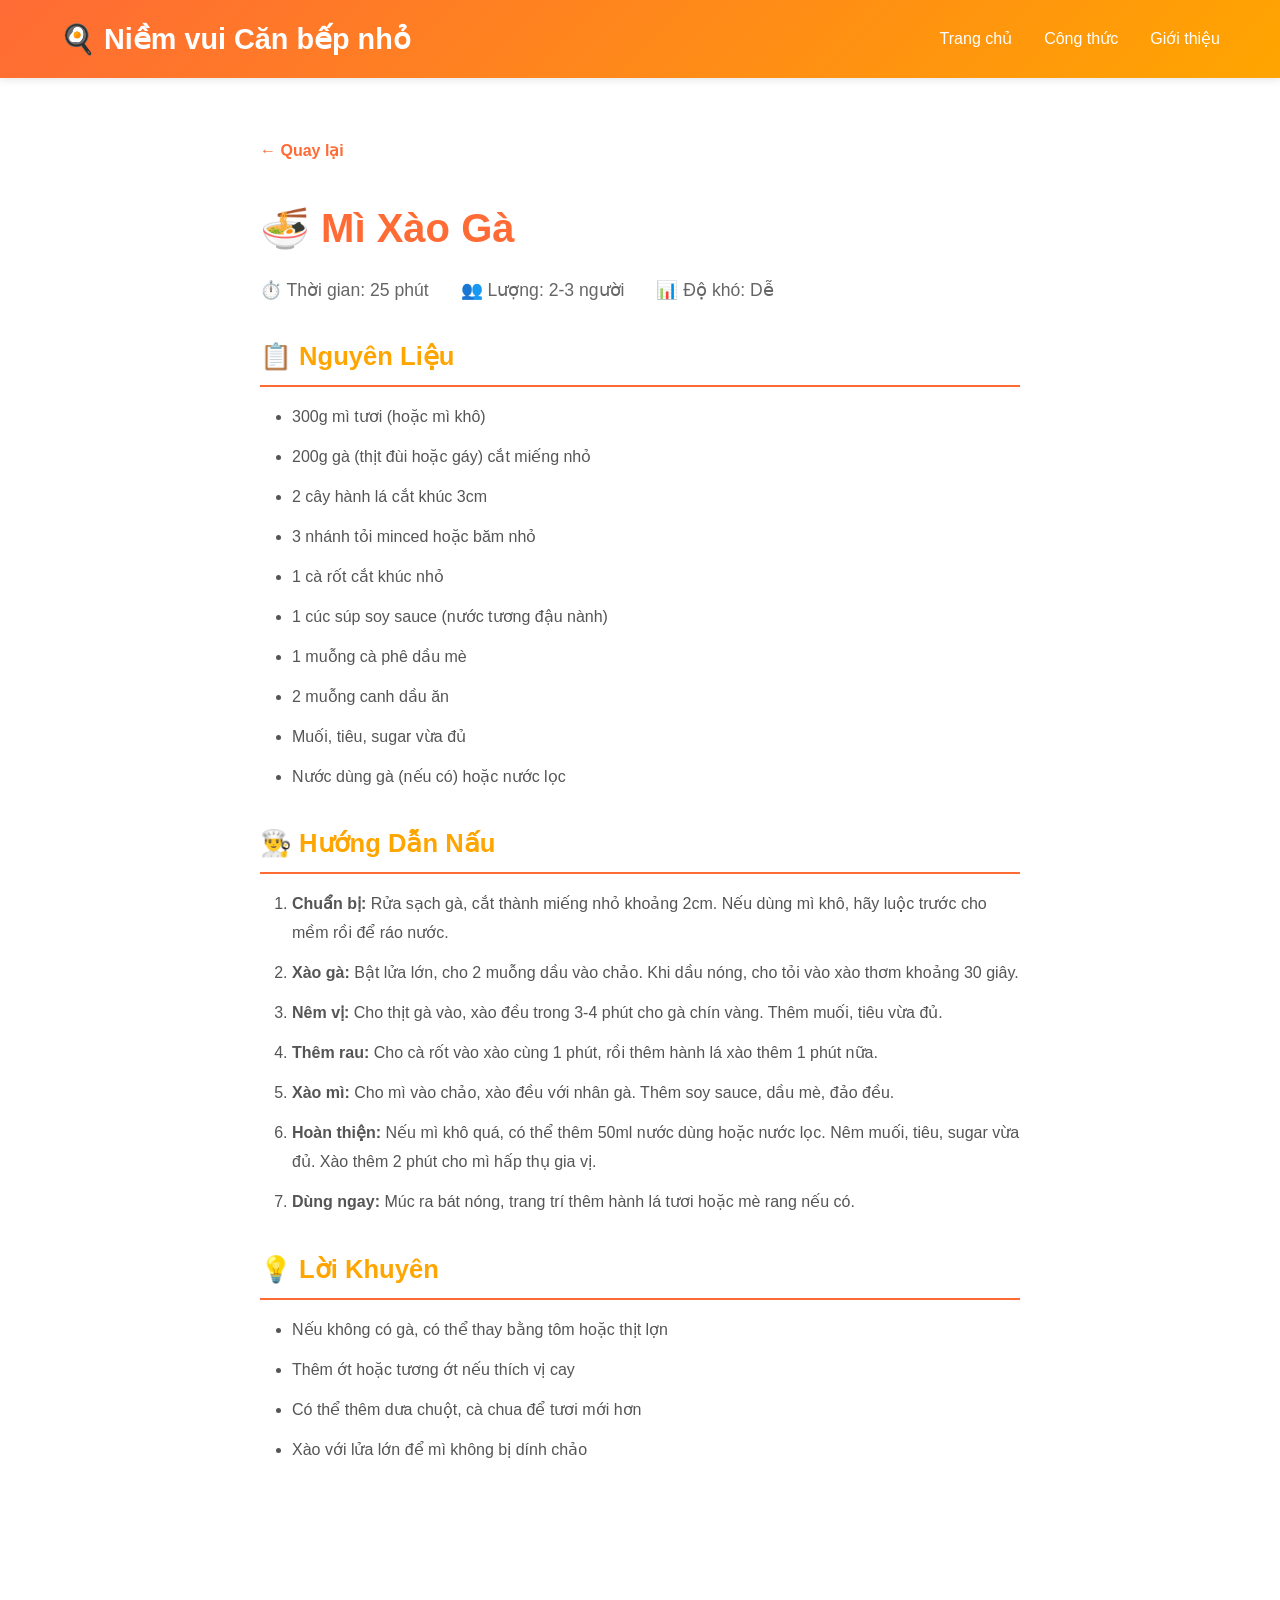
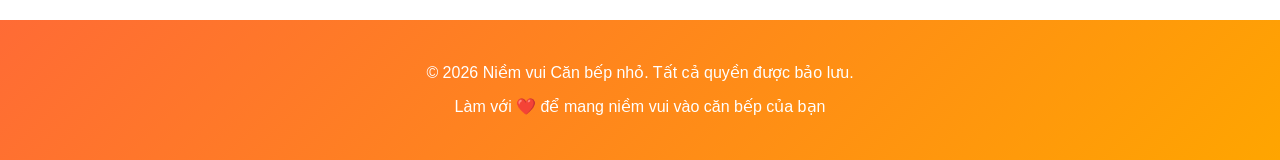
<file: recipes/mi-xao-ga.html>
<!DOCTYPE html>
<html lang="vi">
<head>
    <meta charset="UTF-8">
    <meta name="viewport" content="width=device-width, initial-scale=1.0">
    <meta name="description" content="Công thức mì xào gà đơn giản - cách làm mì xào gà ngon và nhanh chóng">
    <meta name="keywords" content="mì xào gà, công thức, hướng dẫn nấu ăn">
    <title>Mì Xào Gà - Niềm vui Căn bếp nhỏ</title>
    <link rel="stylesheet" href="../css/style.css">
</head>
<body>
    <!-- Header/Navigation -->
    <header class="header">
        <div class="container">
            <div class="header-content">
                <div class="logo">
                    <h1>🍳 Niềm vui Căn bếp nhỏ</h1>
                </div>
                <nav class="nav">
                    <ul>
                        <li><a href="../index.html#home">Trang chủ</a></li>
                        <li><a href="../index.html#recipes">Công thức</a></li>
                        <li><a href="../index.html#about">Giới thiệu</a></li>
                    </ul>
                </nav>
            </div>
        </div>
    </header>

    <!-- Recipe Detail -->
    <section class="recipe-detail">
        <div class="container">
            <a href="../index.html#recipes" class="back-button">← Quay lại</a>
            
            <h1>🍜 Mì Xào Gà</h1>
            
            <div class="recipe-detail-meta">
                <span>⏱️ Thời gian: 25 phút</span>
                <span>👥 Lượng: 2-3 người</span>
                <span>📊 Độ khó: Dễ</span>
            </div>

            <div class="recipe-section">
                <h2>📋 Nguyên Liệu</h2>
                <ul>
                    <li>300g mì tươi (hoặc mì khô)</li>
                    <li>200g gà (thịt đùi hoặc gáy) cắt miếng nhỏ</li>
                    <li>2 cây hành lá cắt khúc 3cm</li>
                    <li>3 nhánh tỏi minced hoặc băm nhỏ</li>
                    <li>1 cà rốt cắt khúc nhỏ</li>
                    <li>1 cúc súp soy sauce (nước tương đậu nành)</li>
                    <li>1 muỗng cà phê dầu mè</li>
                    <li>2 muỗng canh dầu ăn</li>
                    <li>Muối, tiêu, sugar vừa đủ</li>
                    <li>Nước dùng gà (nếu có) hoặc nước lọc</li>
                </ul>
            </div>

            <div class="recipe-section">
                <h2>👨‍🍳 Hướng Dẫn Nấu</h2>
                <ol>
                    <li><strong>Chuẩn bị:</strong> Rửa sạch gà, cắt thành miếng nhỏ khoảng 2cm. Nếu dùng mì khô, hãy luộc trước cho mềm rồi để ráo nước.</li>
                    
                    <li><strong>Xào gà:</strong> Bật lửa lớn, cho 2 muỗng dầu vào chảo. Khi dầu nóng, cho tỏi vào xào thơm khoảng 30 giây.</li>
                    
                    <li><strong>Nêm vị:</strong> Cho thịt gà vào, xào đều trong 3-4 phút cho gà chín vàng. Thêm muối, tiêu vừa đủ.</li>
                    
                    <li><strong>Thêm rau:</strong> Cho cà rốt vào xào cùng 1 phút, rồi thêm hành lá xào thêm 1 phút nữa.</li>
                    
                    <li><strong>Xào mì:</strong> Cho mì vào chảo, xào đều với nhân gà. Thêm soy sauce, dầu mè, đảo đều.</li>
                    
                    <li><strong>Hoàn thiện:</strong> Nếu mì khô quá, có thể thêm 50ml nước dùng hoặc nước lọc. Nêm muối, tiêu, sugar vừa đủ. Xào thêm 2 phút cho mì hấp thụ gia vị.</li>
                    
                    <li><strong>Dùng ngay:</strong> Múc ra bát nóng, trang trí thêm hành lá tươi hoặc mè rang nếu có.</li>
                </ol>
            </div>

            <div class="recipe-section">
                <h2>💡 Lời Khuyên</h2>
                <ul>
                    <li>Nếu không có gà, có thể thay bằng tôm hoặc thịt lợn</li>
                    <li>Thêm ớt hoặc tương ớt nếu thích vị cay</li>
                    <li>Có thể thêm dưa chuột, cà chua để tươi mới hơn</li>
                    <li>Xào với lửa lớn để mì không bị dính chảo</li>
                </ul>
            </div>
        </div>
    </section>

    <!-- Footer -->
    <footer class="footer">
        <div class="container">
            <p>&copy; 2026 Niềm vui Căn bếp nhỏ. Tất cả quyền được bảo lưu.</p>
            <p>Làm với ❤️ để mang niềm vui vào căn bếp của bạn</p>
        </div>
    </footer>

    <script src="../js/script.js"></script>
</body>
</html>
</file>
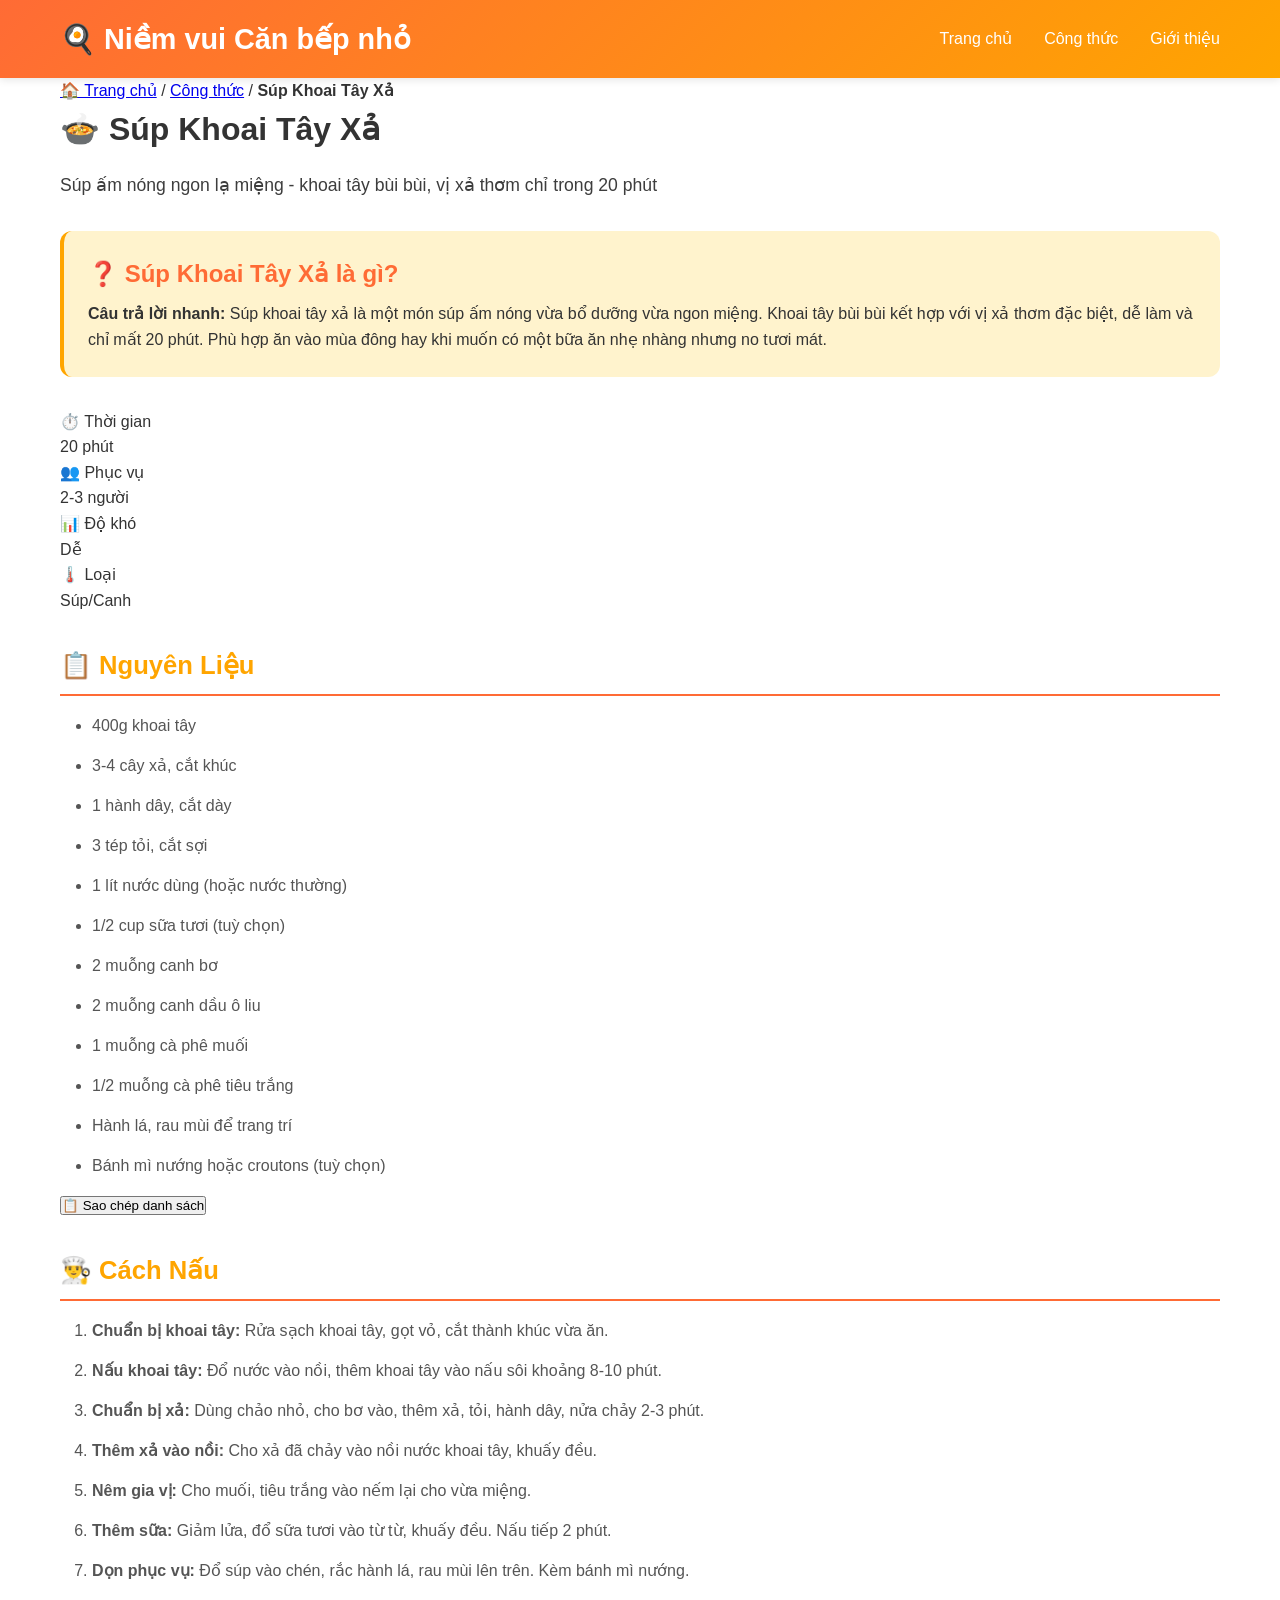
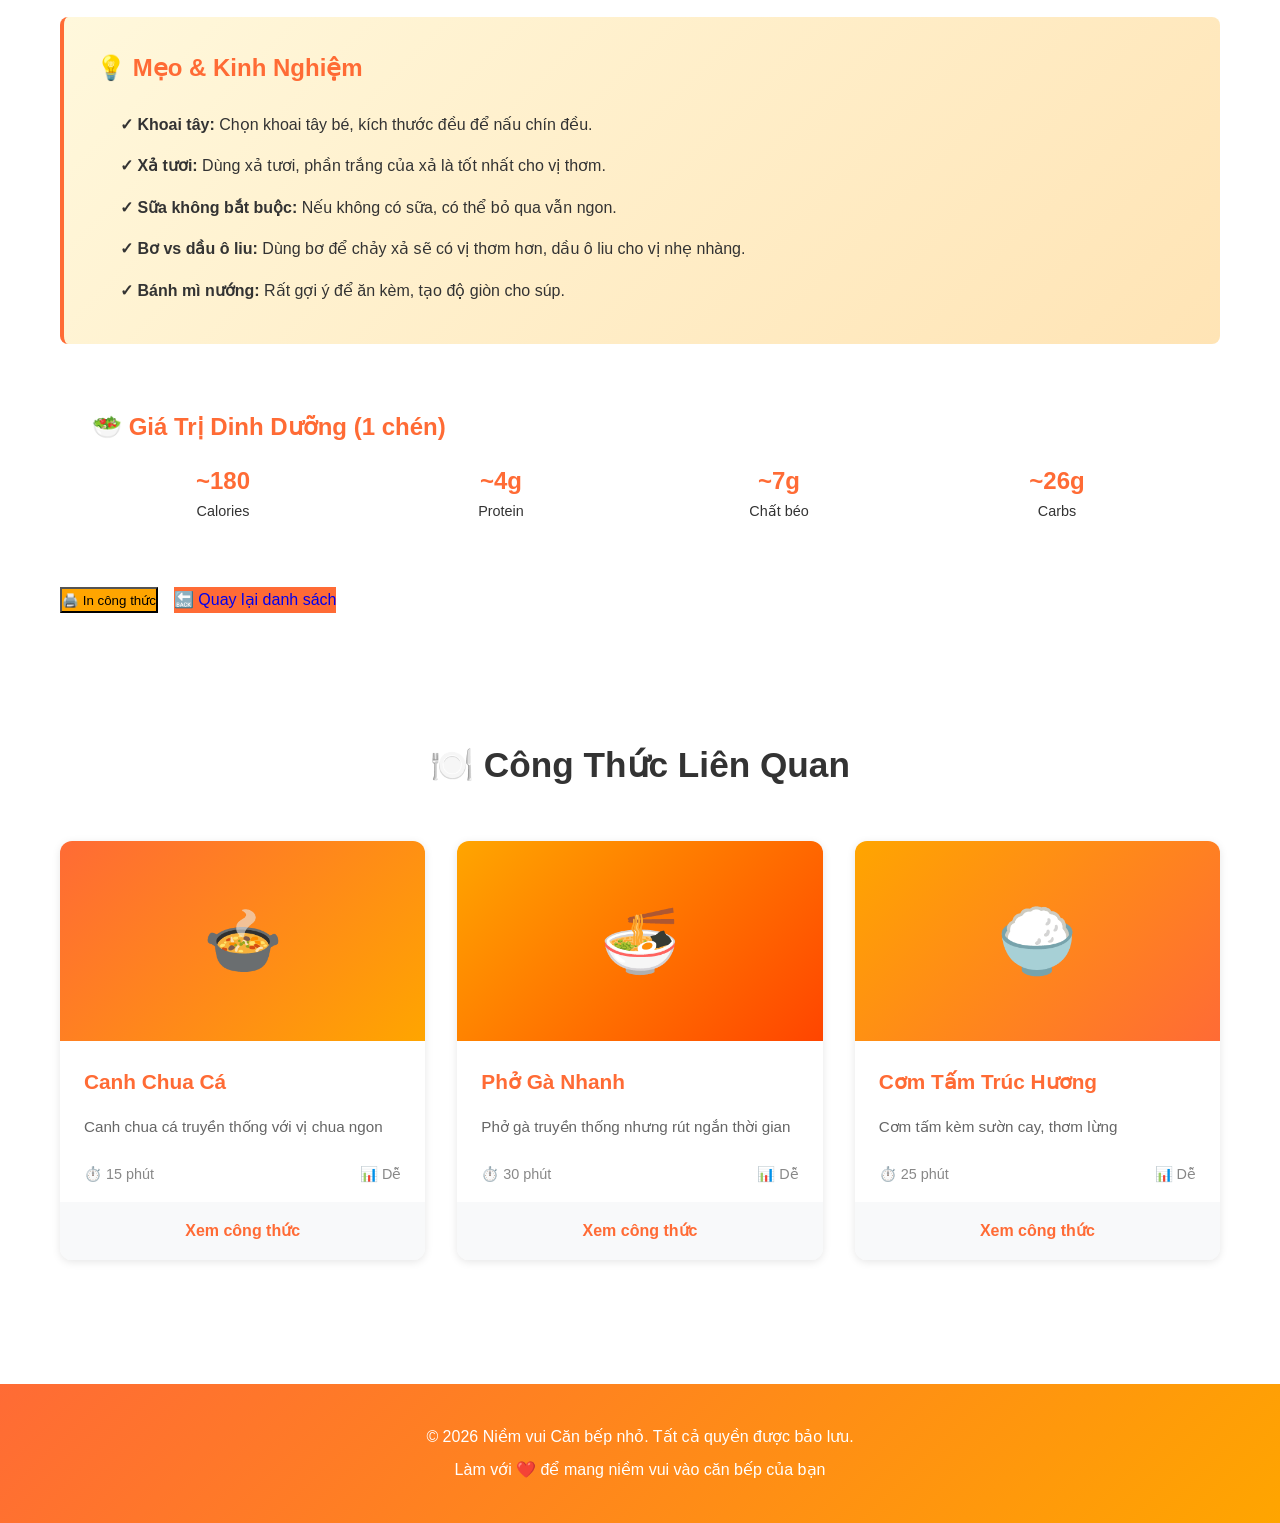
<file: recipes/sup-khoai-tay-xa.html>
<!DOCTYPE html>
<html lang="vi">
<head>
    <meta charset="UTF-8">
    <meta name="viewport" content="width=device-width, initial-scale=1.0">
    <meta name="description" content="Súp Khoai Tây Xả - Hướng dẫn nấu súp ấm nóng với khoai tây bùi bùi và vị xả thơm ngon chỉ 20 phút. Công thức đơn giản, dễ làm.">
    <meta name="keywords" content="súp khoai tây, súp xả, nấu ăn, công thức, hướng dẫn">
    <meta property="og:title" content="Súp Khoai Tây Xả - Công Thức Nấu 20 Phút">
    <meta property="og:description" content="Súp khoai tây xả ấm nóng, ngon lạ miệng chỉ trong 20 phút">
    <meta property="og:image" content="https://via.placeholder.com/1200x630?text=Sup+Khoai+Tay+Xa">
    <title>Súp Khoai Tây Xả - Công Thức Nấu Đơn Giản | Niềm vui Căn bếp nhỏ</title>
    <link rel="stylesheet" href="../css/style.css">
</head>
<body>
    <!-- Schema Markup -->
    <script type="application/ld+json">
    {
        "@context": "https://schema.org",
        "@type": "BreadcrumbList",
        "itemListElement": [
            {
                "@type": "ListItem",
                "position": 1,
                "name": "Trang chủ",
                "item": "https://kdilu209-create.github.io/niem-vui-can-bep-nho/"
            },
            {
                "@type": "ListItem",
                "position": 2,
                "name": "Công thức",
                "item": "https://kdilu209-create.github.io/niem-vui-can-bep-nho/#recipes"
            },
            {
                "@type": "ListItem",
                "position": 3,
                "name": "Súp Khoai Tây Xả",
                "item": "https://kdilu209-create.github.io/niem-vui-can-bep-nho/recipes/sup-khoai-tay-xa.html"
            }
        ]
    }
    </script>

    <script type="application/ld+json">
    {
        "@context": "https://schema.org",
        "@type": "Recipe",
        "name": "Súp Khoai Tây Xả",
        "description": "Súp khoai tây xả - súp ấm nóng với khoai tây bùi bùi, vị xả thơm ngon, dễ làm, chỉ mất 20 phút. Công thức đơn giản phù hợp cho gia đình.",
        "image": "https://via.placeholder.com/800x600?text=Sup+Khoai+Tay+Xa",
        "author": {
            "@type": "Organization",
            "name": "Niềm vui Căn bếp nhỏ"
        },
        "prepTime": "PT8M",
        "cookTime": "PT12M",
        "totalTime": "PT20M",
        "recipeYield": "2-3 phục vụ",
        "recipeCategory": "Chính",
        "recipeCuisine": "Việt Nam",
        "recipeIngredient": [
            "400g khoai tây",
            "3-4 cây xả, cắt khúc",
            "1 hành dây, cắt dày",
            "3 tép tỏi, cắt sợi",
            "1 lít nước dùng (hoặc nước thường)",
            "1/2 cup sữa tươi (tuỳ chọn)",
            "2 muỗng canh bơ",
            "2 muỗng canh dầu ô liu",
            "1 muỗng cà phê muối",
            "1/2 muỗng cà phê tiêu trắng",
            "Hành lá, rau mùi để trang trí",
            "Bánh mì nướng hoặc croutons (tuỳ chọn)"
        ],
        "recipeInstructions": [
            {
                "@type": "HowToStep",
                "text": "Chuẩn bị khoai tây: Rửa sạch khoai tây, gọt vỏ, cắt thành khúc vừa ăn (khoảng 3-4cm)."
            },
            {
                "@type": "HowToStep",
                "text": "Nấu khoai tây: Đổ nước vào nồi, thêm khoai tây vào nấu sôi. Nấu khoảng 8-10 phút cho khoai tây mềm."
            },
            {
                "@type": "HowToStep",
                "text": "Chuẩn bị xả: Dùng chảo nhỏ, cho bơ vào, thêm xả, tỏi, hành dây, nửa chảy trên lửa nhỏ 2-3 phút."
            },
            {
                "@type": "HowToStep",
                "text": "Thêm xả vào nồi: Cho xả đã chảy vào nồi nước khoai tây, khuấy đều."
            },
            {
                "@type": "HowToStep",
                "text": "Nêm gia vị: Cho muối, tiêu trắng vào nếm lại cho vừa miệng."
            },
            {
                "@type": "HowToStep",
                "text": "Thêm sữa (nếu muốn): Giảm lửa, đổ sữa tươi vào từ từ, khuấy đều. Nấu tiếp 2 phút cho súp có độ kem."
            },
            {
                "@type": "HowToStep",
                "text": "Dọn phục vụ: Đổ súp vào chén, rắc hành lá, rau mùi lên trên. Kèm bánh mì nướng hoặc croutons."
            }
        ],
        "aggregateRating": {
            "@type": "AggregateRating",
            "ratingValue": "5",
            "ratingCount": "100"
        }
    }
    </script>

    <script type="application/ld+json">
    {
        "@context": "https://schema.org",
        "@type": "Article",
        "headline": "Súp Khoai Tây Xả - Công Thức Nấu Đơn Giản Chỉ 20 Phút",
        "description": "Hướng dẫn chi tiết nấu súp khoai tây xả ấm nóng, ngon lạ miệng, chỉ mất 20 phút",
        "image": "https://via.placeholder.com/1200x600?text=Sup+Khoai+Tay+Xa",
        "datePublished": "2026-05-22",
        "author": {
            "@type": "Organization",
            "name": "Niềm vui Căn bếp nhỏ"
        },
        "publisher": {
            "@type": "Organization",
            "name": "Niềm vui Căn bếp nhỏ",
            "logo": {
                "@type": "ImageObject",
                "url": "https://via.placeholder.com/200x60?text=Logo"
            }
        }
    }
    </script>

    <!-- Header/Navigation -->
    <header class="header">
        <div class="container">
            <div class="header-content">
                <div class="logo">
                    <h1>🍳 Niềm vui Căn bếp nhỏ</h1>
                </div>
                <nav class="nav">
                    <ul>
                        <li><a href="../index.html">Trang chủ</a></li>
                        <li><a href="../index.html#recipes">Công thức</a></li>
                        <li><a href="../index.html#about">Giới thiệu</a></li>
                    </ul>
                </nav>
            </div>
        </div>
    </header>

    <!-- Recipe Header -->
    <div class="recipe-header">
        <div class="container">
            <div class="breadcrumb">
                <a href="../index.html">🏠 Trang chủ</a>
                <span> / </span>
                <a href="../index.html#recipes">Công thức</a>
                <span> / </span>
                <strong>Súp Khoai Tây Xả</strong>
            </div>
            <h1>🍲 Súp Khoai Tây Xả</h1>
            <p style="margin-top: 1rem; font-size: 1.1rem; opacity: 0.95;">Súp ấm nóng ngon lạ miệng - khoai tây bùi bùi, vị xả thơm chỉ trong 20 phút</p>
        </div>
    </div>

    <!-- Answer-First Section -->
    <div class="container">
        <section class="answer-first">
            <h2>❓ Súp Khoai Tây Xả là gì?</h2>
            <p><strong>Câu trả lời nhanh:</strong> Súp khoai tây xả là một món súp ấm nóng vừa bổ dưỡng vừa ngon miệng. Khoai tây bùi bùi kết hợp với vị xả thơm đặc biệt, dễ làm và chỉ mất 20 phút. Phù hợp ăn vào mùa đông hay khi muốn có một bữa ăn nhẹ nhàng nhưng no tươi mát.</p>
        </section>
    </div>

    <!-- Recipe Main Content -->
    <div class="container">
        <div class="recipe-main">
            <!-- Recipe Info Grid -->
            <div class="recipe-info">
                <div class="info-item">
                    <div class="info-label">⏱️ Thời gian</div>
                    <div class="info-value">20 phút</div>
                </div>
                <div class="info-item">
                    <div class="info-label">👥 Phục vụ</div>
                    <div class="info-value">2-3 người</div>
                </div>
                <div class="info-item">
                    <div class="info-label">📊 Độ khó</div>
                    <div class="info-value">Dễ</div>
                </div>
                <div class="info-item">
                    <div class="info-label">🌡️ Loại</div>
                    <div class="info-value">Súp/Canh</div>
                </div>
            </div>

            <!-- Recipe Content -->
            <div class="recipe-content">
                <!-- Ingredients -->
                <div class="recipe-section">
                    <h2>📋 Nguyên Liệu</h2>
                    <ul class="ingredient-list">
                        <li>400g khoai tây</li>
                        <li>3-4 cây xả, cắt khúc</li>
                        <li>1 hành dây, cắt dày</li>
                        <li>3 tép tỏi, cắt sợi</li>
                        <li>1 lít nước dùng (hoặc nước thường)</li>
                        <li>1/2 cup sữa tươi (tuỳ chọn)</li>
                        <li>2 muỗng canh bơ</li>
                        <li>2 muỗng canh dầu ô liu</li>
                        <li>1 muỗng cà phê muối</li>
                        <li>1/2 muỗng cà phê tiêu trắng</li>
                        <li>Hành lá, rau mùi để trang trí</li>
                        <li>Bánh mì nướng hoặc croutons (tuỳ chọn)</li>
                    </ul>
                    <button class="print-button" onclick="copyIngredients()">📋 Sao chép danh sách</button>
                </div>

                <!-- Instructions -->
                <div class="recipe-section">
                    <h2>👨‍🍳 Cách Nấu</h2>
                    <ol class="instruction-list">
                        <li><strong>Chuẩn bị khoai tây:</strong> Rửa sạch khoai tây, gọt vỏ, cắt thành khúc vừa ăn.</li>
                        <li><strong>Nấu khoai tây:</strong> Đổ nước vào nồi, thêm khoai tây vào nấu sôi khoảng 8-10 phút.</li>
                        <li><strong>Chuẩn bị xả:</strong> Dùng chảo nhỏ, cho bơ vào, thêm xả, tỏi, hành dây, nửa chảy 2-3 phút.</li>
                        <li><strong>Thêm xả vào nồi:</strong> Cho xả đã chảy vào nồi nước khoai tây, khuấy đều.</li>
                        <li><strong>Nêm gia vị:</strong> Cho muối, tiêu trắng vào nếm lại cho vừa miệng.</li>
                        <li><strong>Thêm sữa:</strong> Giảm lửa, đổ sữa tươi vào từ từ, khuấy đều. Nấu tiếp 2 phút.</li>
                        <li><strong>Dọn phục vụ:</strong> Đổ súp vào chén, rắc hành lá, rau mùi lên trên. Kèm bánh mì nướng.</li>
                    </ol>
                </div>
            </div>

            <!-- Tips Section -->
            <div style="background: linear-gradient(135deg, #FFF8DC, #FFE4B5); padding: 2rem; border-radius: 8px; border-left: 4px solid var(--primary-color); margin-top: 2rem;">
                <h2 style="color: var(--primary-color); margin-bottom: 1rem;">💡 Mẹo & Kinh Nghiệm</h2>
                <ul style="list-style: none;">
                    <li style="padding: 0.5rem 0; margin-left: 1.5rem;"><strong>✓ Khoai tây:</strong> Chọn khoai tây bé, kích thước đều để nấu chín đều.</li>
                    <li style="padding: 0.5rem 0; margin-left: 1.5rem;"><strong>✓ Xả tươi:</strong> Dùng xả tươi, phần trắng của xả là tốt nhất cho vị thơm.</li>
                    <li style="padding: 0.5rem 0; margin-left: 1.5rem;"><strong>✓ Sữa không bắt buộc:</strong> Nếu không có sữa, có thể bỏ qua vẫn ngon.</li>
                    <li style="padding: 0.5rem 0; margin-left: 1.5rem;"><strong>✓ Bơ vs dầu ô liu:</strong> Dùng bơ để chảy xả sẽ có vị thơm hơn, dầu ô liu cho vị nhẹ nhàng.</li>
                    <li style="padding: 0.5rem 0; margin-left: 1.5rem;"><strong>✓ Bánh mì nướng:</strong> Rất gợi ý để ăn kèm, tạo độ giòn cho súp.</li>
                </ul>
            </div>

            <!-- Nutrition Info -->
            <div style="background: white; padding: 2rem; border-radius: 8px; border: 2px solid var(--border-color); margin-top: 2rem;">
                <h2 style="color: var(--primary-color); margin-bottom: 1rem;">🥗 Giá Trị Dinh Dưỡng (1 chén)</h2>
                <div style="display: grid; grid-template-columns: repeat(auto-fit, minmax(150px, 1fr)); gap: 1rem;">
                    <div style="text-align: center;">
                        <div style="font-size: 1.5rem; font-weight: 700; color: var(--primary-color);">~180</div>
                        <div style="font-size: 0.9rem; color: var(--text-color);">Calories</div>
                    </div>
                    <div style="text-align: center;">
                        <div style="font-size: 1.5rem; font-weight: 700; color: var(--primary-color);">~4g</div>
                        <div style="font-size: 0.9rem; color: var(--text-color);">Protein</div>
                    </div>
                    <div style="text-align: center;">
                        <div style="font-size: 1.5rem; font-weight: 700; color: var(--primary-color);">~7g</div>
                        <div style="font-size: 0.9rem; color: var(--text-color);">Chất béo</div>
                    </div>
                    <div style="text-align: center;">
                        <div style="font-size: 1.5rem; font-weight: 700; color: var(--primary-color);">~26g</div>
                        <div style="font-size: 0.9rem; color: var(--text-color);">Carbs</div>
                    </div>
                </div>
            </div>

            <!-- Action Buttons -->
            <div style="display: flex; gap: 1rem; margin-top: 2rem; flex-wrap: wrap;">
                <button class="print-button" onclick="printRecipe()" style="background: var(--secondary-color);">🖨️ In công thức</button>
                <a href="../index.html#recipes" class="print-button" style="background: var(--primary-color); text-decoration: none; display: inline-block;">🔙 Quay lại danh sách</a>
            </div>
        </div>
    </div>

    <!-- Related Recipes -->
    <section class="recipes" style="margin-top: 4rem;">
        <div class="container">
            <h2>🍽️ Công Thức Liên Quan</h2>
            <div class="recipe-grid">
                <div class="recipe-card">
                    <div class="recipe-image" style="background: linear-gradient(135deg, #FF6B35, #FFA500);">
                        🍲
                    </div>
                    <h3>Canh Chua Cá</h3>
                    <p class="recipe-excerpt">Canh chua cá truyền thống với vị chua ngon</p>
                    <div class="recipe-meta">
                        <span class="time">⏱️ 15 phút</span>
                        <span class="level">📊 Dễ</span>
                    </div>
                    <a href="canh-chua-ca.html" class="recipe-link">Xem công thức</a>
                </div>

                <div class="recipe-card">
                    <div class="recipe-image" style="background: linear-gradient(135deg, #FFA500, #FF4500);">
                        🍜
                    </div>
                    <h3>Phở Gà Nhanh</h3>
                    <p class="recipe-excerpt">Phở gà truyền thống nhưng rút ngắn thời gian</p>
                    <div class="recipe-meta">
                        <span class="time">⏱️ 30 phút</span>
                        <span class="level">📊 Dễ</span>
                    </div>
                    <a href="pho-ga-nhanh.html" class="recipe-link">Xem công thức</a>
                </div>

                <div class="recipe-card">
                    <div class="recipe-image" style="background: linear-gradient(135deg, #FFA500, #FF6B35);">
                        🍚
                    </div>
                    <h3>Cơm Tấm Trúc Hương</h3>
                    <p class="recipe-excerpt">Cơm tấm kèm sườn cay, thơm lừng</p>
                    <div class="recipe-meta">
                        <span class="time">⏱️ 25 phút</span>
                        <span class="level">📊 Dễ</span>
                    </div>
                    <a href="com-tam-truc-huong.html" class="recipe-link">Xem công thức</a>
                </div>
            </div>
        </div>
    </section>

    <!-- Footer -->
    <footer class="footer">
        <div class="container">
            <p>&copy; 2026 Niềm vui Căn bếp nhỏ. Tất cả quyền được bảo lưu.</p>
            <p>Làm với ❤️ để mang niềm vui vào căn bếp của bạn</p>
        </div>
    </footer>

    <script src="../js/script.js"></script>
</body>
</html>
</file>
<file: css/style.css>
* {
    margin: 0;
    padding: 0;
    box-sizing: border-box;
}

:root {
    --primary-color: #FF6B35;
    --secondary-color: #FFA500;
    --accent-color: #FF4500;
    --text-color: #333;
    --light-bg: #f8f9fa;
    --border-radius: 12px;
    --box-shadow: 0 2px 8px rgba(0, 0, 0, 0.1);
    --transition: all 0.3s ease;
}

body {
    font-family: 'Segoe UI', Tahoma, Geneva, Verdana, sans-serif;
    line-height: 1.6;
    color: var(--text-color);
    background-color: #fff;
}

.container {
    max-width: 1200px;
    margin: 0 auto;
    padding: 0 20px;
}

/* Header */
.header {
    background: linear-gradient(135deg, var(--primary-color), var(--secondary-color));
    color: white;
    padding: 1rem 0;
    box-shadow: var(--box-shadow);
    position: sticky;
    top: 0;
    z-index: 100;
}

.header-content {
    display: flex;
    justify-content: space-between;
    align-items: center;
}

.logo h1 {
    font-size: 1.8rem;
    font-weight: 700;
}

.nav ul {
    display: flex;
    list-style: none;
    gap: 2rem;
}

.nav a {
    color: white;
    text-decoration: none;
    font-weight: 500;
    transition: var(--transition);
    position: relative;
}

.nav a:hover,
.nav a.active {
    opacity: 0.8;
}

.nav a.active::after {
    content: '';
    position: absolute;
    bottom: -5px;
    left: 0;
    width: 100%;
    height: 2px;
    background-color: white;
}

/* Hero Section */
.hero {
    background: linear-gradient(135deg, var(--light-bg), white);
    padding: 80px 0;
    text-align: center;
}

.hero-content {
    max-width: 700px;
    margin: 0 auto;
}

.hero-title {
    font-size: 3rem;
    margin-bottom: 1rem;
    color: var(--text-color);
    font-weight: 700;
}

.hero-subtitle {
    font-size: 1.3rem;
    color: #666;
    margin-bottom: 2rem;
}

.answer-first {
    background-color: #fff3cd;
    border-left: 4px solid var(--secondary-color);
    padding: 1.5rem;
    border-radius: var(--border-radius);
    margin: 2rem 0;
    text-align: left;
}

.answer-first h2 {
    margin-bottom: 0.5rem;
    color: var(--primary-color);
}

.cta-button {
    display: inline-block;
    background: linear-gradient(135deg, var(--primary-color), var(--secondary-color));
    color: white;
    padding: 1rem 2.5rem;
    border-radius: var(--border-radius);
    text-decoration: none;
    font-weight: 600;
    transition: var(--transition);
    box-shadow: var(--box-shadow);
}

.cta-button:hover {
    transform: translateY(-2px);
    box-shadow: 0 4px 12px rgba(0, 0, 0, 0.15);
}

/* Benefits Section */
.benefits {
    padding: 60px 0;
    background-color: var(--light-bg);
}

.benefits h2 {
    text-align: center;
    font-size: 2.2rem;
    margin-bottom: 3rem;
    color: var(--text-color);
}

.benefits-grid {
    display: grid;
    grid-template-columns: repeat(auto-fit, minmax(250px, 1fr));
    gap: 2rem;
}

.benefit-card {
    background: white;
    padding: 2rem;
    border-radius: var(--border-radius);
    text-align: center;
    box-shadow: var(--box-shadow);
    transition: var(--transition);
}

.benefit-card:hover {
    transform: translateY(-5px);
    box-shadow: 0 8px 16px rgba(0, 0, 0, 0.15);
}

.benefit-icon {
    font-size: 3rem;
    display: block;
    margin-bottom: 1rem;
}

.benefit-card h3 {
    color: var(--primary-color);
    margin-bottom: 0.5rem;
    font-size: 1.3rem;
}

.benefit-card p {
    color: #666;
    font-size: 0.95rem;
}

/* Recipes Section */
.recipes {
    padding: 60px 0;
}

.recipes h2 {
    text-align: center;
    font-size: 2.2rem;
    margin-bottom: 3rem;
    color: var(--text-color);
}

.recipe-grid {
    display: grid;
    grid-template-columns: repeat(auto-fill, minmax(280px, 1fr));
    gap: 2rem;
}

.recipe-card {
    background: white;
    border-radius: var(--border-radius);
    overflow: hidden;
    box-shadow: var(--box-shadow);
    transition: var(--transition);
}

.recipe-card:hover {
    transform: translateY(-8px);
    box-shadow: 0 12px 24px rgba(0, 0, 0, 0.15);
}

.recipe-image {
    height: 200px;
    display: flex;
    align-items: center;
    justify-content: center;
    font-size: 4rem;
    background-color: var(--light-bg);
}

.recipe-card h3 {
    padding: 1.5rem 1.5rem 0.5rem;
    color: var(--primary-color);
    font-size: 1.3rem;
}

.recipe-excerpt {
    padding: 0.5rem 1.5rem;
    color: #666;
    font-size: 0.95rem;
}

.recipe-meta {
    display: flex;
    justify-content: space-between;
    padding: 1rem 1.5rem;
    font-size: 0.9rem;
    color: #888;
}

.recipe-link {
    display: block;
    padding: 1rem;
    text-align: center;
    background-color: var(--light-bg);
    color: var(--primary-color);
    text-decoration: none;
    font-weight: 600;
    transition: var(--transition);
}

.recipe-link:hover {
    background-color: var(--primary-color);
    color: white;
}

/* About Section */
.about {
    padding: 60px 0;
    background-color: var(--light-bg);
}

.about h2 {
    text-align: center;
    font-size: 2.2rem;
    margin-bottom: 2rem;
    color: var(--text-color);
}

.about-content {
    max-width: 700px;
    margin: 0 auto;
    line-height: 1.8;
}

.about-content p {
    margin-bottom: 1.5rem;
    color: #666;
    font-size: 1.05rem;
}

.about-content ul {
    list-style: none;
    margin: 2rem 0;
}

.about-content li {
    padding: 0.7rem 0;
    font-size: 1.05rem;
    color: #666;
}

/* Footer */
.footer {
    background: linear-gradient(135deg, var(--primary-color), var(--secondary-color));
    color: white;
    text-align: center;
    padding: 2rem 0;
    margin-top: 4rem;
}

.footer p {
    margin: 0.5rem 0;
}

/* Recipe Detail Page */
.recipe-detail {
    max-width: 800px;
    margin: 0 auto;
    padding: 60px 0;
}

.recipe-detail h1 {
    color: var(--primary-color);
    font-size: 2.5rem;
    margin-bottom: 1rem;
}

.recipe-detail-meta {
    display: flex;
    gap: 2rem;
    margin-bottom: 2rem;
    flex-wrap: wrap;
}

.recipe-detail-meta span {
    font-size: 1.1rem;
    color: #666;
}

.recipe-section {
    margin: 2rem 0;
}

.recipe-section h2 {
    color: var(--secondary-color);
    font-size: 1.6rem;
    margin-bottom: 1rem;
    border-bottom: 2px solid var(--primary-color);
    padding-bottom: 0.5rem;
}

.recipe-section ul,
.recipe-section ol {
    margin-left: 2rem;
    line-height: 1.8;
}

.recipe-section li {
    margin-bottom: 0.7rem;
    color: #555;
}

.recipe-section p {
    line-height: 1.8;
    color: #555;
    margin-bottom: 1rem;
}

.back-button {
    display: inline-block;
    margin-bottom: 2rem;
    color: var(--primary-color);
    text-decoration: none;
    font-weight: 600;
    transition: var(--transition);
}

.back-button:hover {
    color: var(--secondary-color);
}

/* Responsive Design */
@media (max-width: 768px) {
    .header-content {
        flex-direction: column;
        gap: 1rem;
    }

    .nav ul {
        gap: 1rem;
        flex-direction: column;
        text-align: center;
    }

    .hero-title {
        font-size: 2rem;
    }

    .hero-subtitle {
        font-size: 1rem;
    }

    .recipe-grid {
        grid-template-columns: 1fr;
    }

    .benefits-grid {
        grid-template-columns: 1fr;
    }
}
</file>
